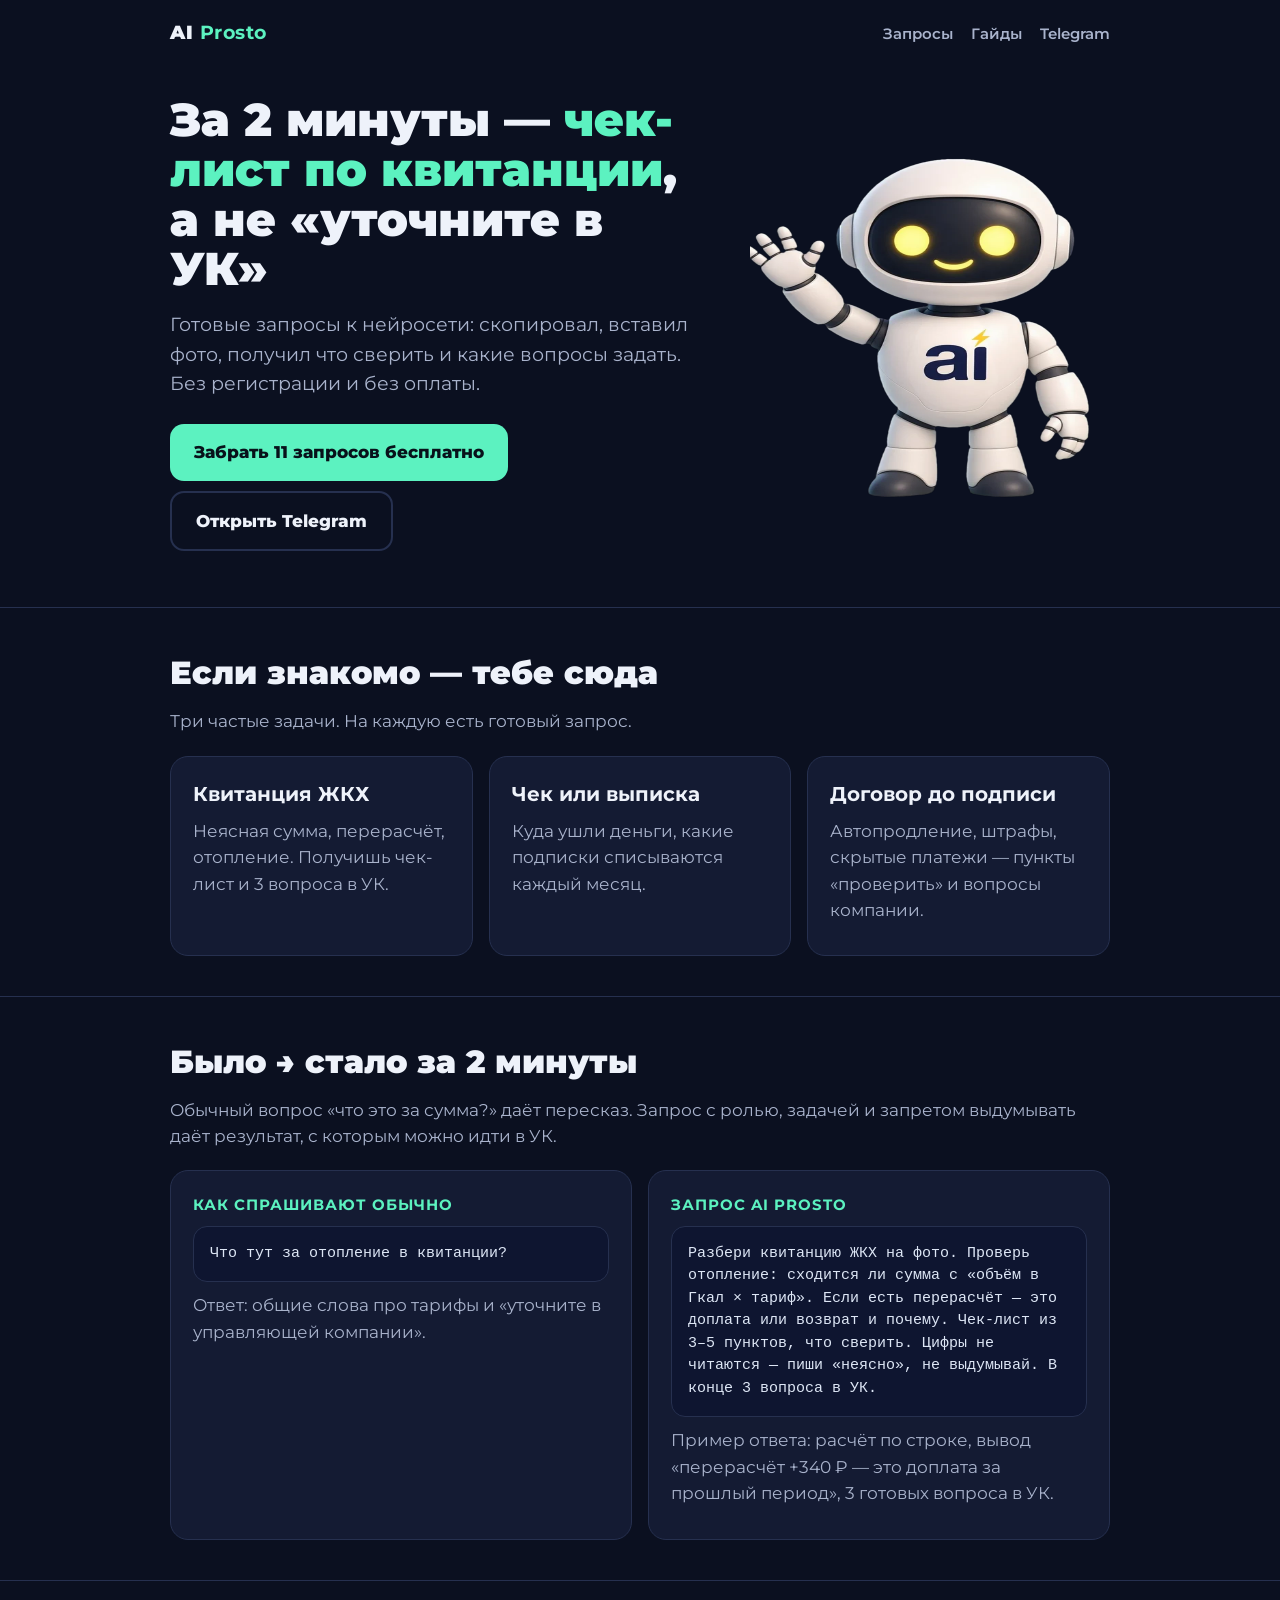
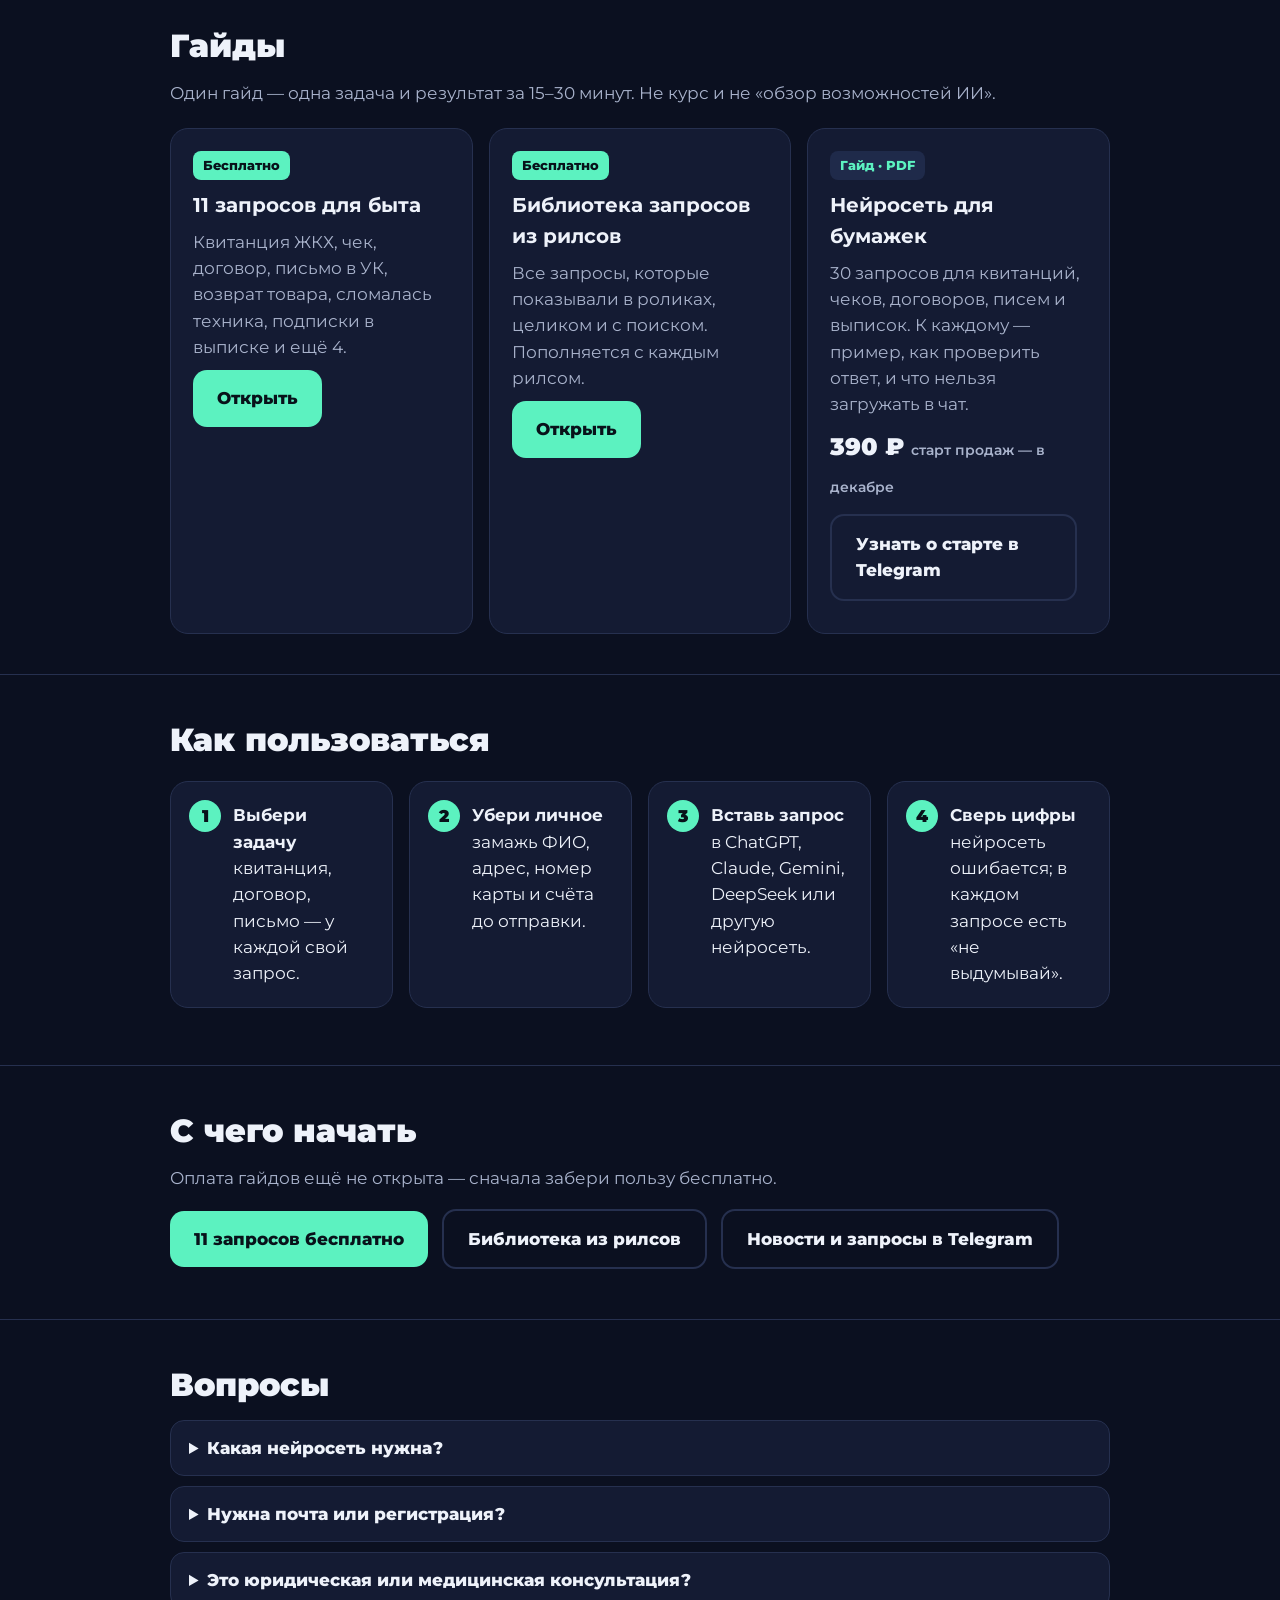
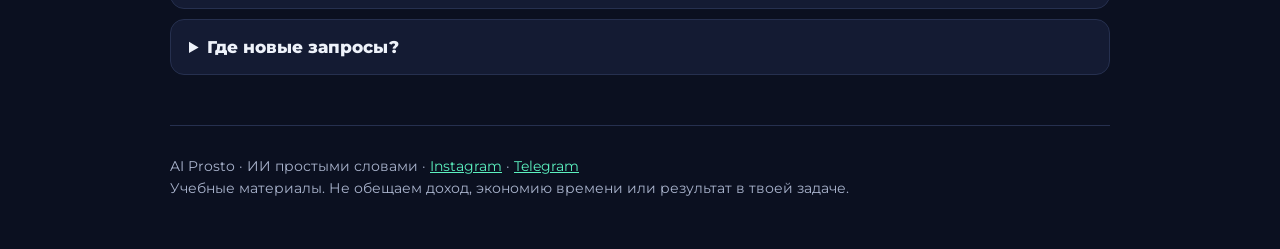
<file: docs/index.html>
<!doctype html>
<html lang="ru">
<head>
<meta charset="utf-8">
<meta name="viewport" content="width=device-width, initial-scale=1">
<title>AI Prosto — ИИ простыми словами: готовые запросы и гайды</title>
<meta name="description" content="Готовые запросы к нейросети для квитанций, чеков, договоров и писем. Скопировал, вставил, получил результат. Бесплатная шпаргалка и гайды AI Prosto.">
<meta property="og:title" content="AI Prosto — ИИ простыми словами">
<meta property="og:description" content="Готовые запросы к нейросети для быта и работы. Каждый проверен на реальном примере.">
<meta property="og:image" content="assets/robot_wave.webp">
<link rel="preconnect" href="https://fonts.googleapis.com">
<link href="https://fonts.googleapis.com/css2?family=Montserrat:wght@500;600;700;800;900&display=swap" rel="stylesheet">
<link rel="stylesheet" href="style.css">
</head>
<body>
<div class="wrap">
<header>
  <a class="logo" href="./">AI <b>Prosto</b></a>
  <nav><a href="prompts.html">Запросы</a><a href="#guides">Гайды</a><a href="https://t.me/about_ai_easy?utm_source=site&utm_medium=nav&utm_campaign=ai_prosto">Telegram</a></nav>
</header>

<div class="hero">
  <div>
    <h1>За 2 минуты — <em>чек-лист по квитанции</em>, а не «уточните в УК»</h1>
    <p class="lead">Готовые запросы к нейросети: скопировал, вставил фото, получил что сверить и какие вопросы задать. Без регистрации и без оплаты.</p>
    <a class="btn main" href="free/11-zaprosov.html">Забрать 11 запросов бесплатно</a>
    <a class="btn alt" href="https://t.me/about_ai_easy?utm_source=site&utm_medium=hero&utm_campaign=ai_prosto">Открыть Telegram</a>
  </div>
  <img src="assets/robot_wave.webp" alt="Робот AI Prosto машет рукой" width="340" height="340">
</div>
</div>

<section><div class="wrap">
  <h2>Если знакомо — тебе сюда</h2>
  <p>Три частые задачи. На каждую есть готовый запрос.</p>
  <div class="grid">
    <div class="card"><h3>Квитанция ЖКХ</h3><p>Неясная сумма, перерасчёт, отопление. Получишь чек-лист и 3 вопроса в УК.</p></div>
    <div class="card"><h3>Чек или выписка</h3><p>Куда ушли деньги, какие подписки списываются каждый месяц.</p></div>
    <div class="card"><h3>Договор до подписи</h3><p>Автопродление, штрафы, скрытые платежи — пункты «проверить» и вопросы компании.</p></div>
  </div>
</div></section>

<section><div class="wrap">
  <h2>Было → стало за 2 минуты</h2>
  <p>Обычный вопрос «что это за сумма?» даёт пересказ. Запрос с ролью, задачей и запретом выдумывать даёт результат, с которым можно идти в УК.</p>
  <div class="ba">
    <div class="card"><h3>Как спрашивают обычно</h3><pre>Что тут за отопление в квитанции?</pre><p>Ответ: общие слова про тарифы и «уточните в управляющей компании».</p></div>
    <div class="card"><h3>Запрос AI Prosto</h3><pre>Разбери квитанцию ЖКХ на фото. Проверь отопление: сходится ли сумма с «объём в Гкал × тариф». Если есть перерасчёт — это доплата или возврат и почему. Чек-лист из 3–5 пунктов, что сверить. Цифры не читаются — пиши «неясно», не выдумывай. В конце 3 вопроса в УК.</pre><p>Пример ответа: расчёт по строке, вывод «перерасчёт +340 ₽ — это доплата за прошлый период», 3 готовых вопроса в УК.</p></div>
  </div>
</div></section>

<section id="guides"><div class="wrap">
  <h2>Гайды</h2>
  <p>Один гайд — одна задача и результат за 15–30 минут. Не курс и не «обзор возможностей ИИ».</p>
  <div class="grid">
    <div class="card">
      <span class="tag free">Бесплатно</span>
      <h3>11 запросов для быта</h3>
      <p>Квитанция ЖКХ, чек, договор, письмо в УК, возврат товара, сломалась техника, подписки в выписке и ещё 4.</p>
      <a class="btn main" href="free/11-zaprosov.html">Открыть</a>
    </div>
    <div class="card">
      <span class="tag free">Бесплатно</span>
      <h3>Библиотека запросов из рилсов</h3>
      <p>Все запросы, которые показывали в роликах, целиком и с поиском. Пополняется с каждым рилсом.</p>
      <a class="btn main" href="prompts.html">Открыть</a>
    </div>
    <div class="card">
      <span class="tag">Гайд · PDF</span>
      <h3>Нейросеть для бумажек</h3>
      <p>30 запросов для квитанций, чеков, договоров, писем и выписок. К каждому — пример, как проверить ответ, и что нельзя загружать в чат.</p>
      <div class="price">390 ₽ <small>старт продаж — в декабре</small></div>
      <a class="btn alt" href="https://t.me/about_ai_easy?utm_source=site&utm_medium=guide_card&utm_campaign=ai_prosto&utm_content=guide_bumazhki">Узнать о старте в Telegram</a>
    </div>
  </div>
</div></section>

<section><div class="wrap">
  <h2>Как пользоваться</h2>
  <ol class="steps">
    <li><b>Выбери задачу</b><br>квитанция, договор, письмо — у каждой свой запрос.</li>
    <li><b>Убери личное</b><br>замажь ФИО, адрес, номер карты и счёта до отправки.</li>
    <li><b>Вставь запрос</b><br>в ChatGPT, Claude, Gemini, DeepSeek или другую нейросеть.</li>
    <li><b>Сверь цифры</b><br>нейросеть ошибается; в каждом запросе есть «не выдумывай».</li>
  </ol>
</div></section>

<section><div class="wrap">
  <h2>С чего начать</h2>
  <p>Оплата гайдов ещё не открыта — сначала забери пользу бесплатно.</p>
  <a class="btn main" href="free/11-zaprosov.html">11 запросов бесплатно</a>
  <a class="btn alt" href="prompts.html">Библиотека из рилсов</a>
  <a class="btn alt" href="https://t.me/about_ai_easy?utm_source=site&utm_medium=cta_bottom&utm_campaign=ai_prosto">Новости и запросы в Telegram</a>
</div></section>

<section><div class="wrap">
  <h2>Вопросы</h2>
  <details><summary>Какая нейросеть нужна?</summary><p>Любая, где можно прикрепить фото или вставить текст. Запросы написаны так, чтобы работать и в бесплатных версиях.</p></details>
  <details><summary>Нужна почта или регистрация?</summary><p>Нет. Бесплатные материалы открываются сразу.</p></details>
  <details><summary>Это юридическая или медицинская консультация?</summary><p>Нет. Запросы помогают понять документ и подготовить вопросы. Решение и проверка фактов — за тобой.</p></details>
  <details><summary>Где новые запросы?</summary><p>В <a href="https://t.me/about_ai_easy?utm_source=site&utm_medium=faq&utm_campaign=ai_prosto">Telegram-канале</a>: к каждому рилсу — пост с полным запросом и тем, что не влезло в ролик, плюс короткие новости ИИ.</p></details>
</div></section>

<div class="wrap">
<footer>
  AI Prosto · ИИ простыми словами · <a href="https://www.instagram.com/ai.prosto.official/">Instagram</a> · <a href="https://t.me/about_ai_easy?utm_source=site&utm_medium=footer&utm_campaign=ai_prosto">Telegram</a><br>
  Учебные материалы. Не обещаем доход, экономию времени или результат в твоей задаче.
</footer>
</div>
</body>
</html>
</file>
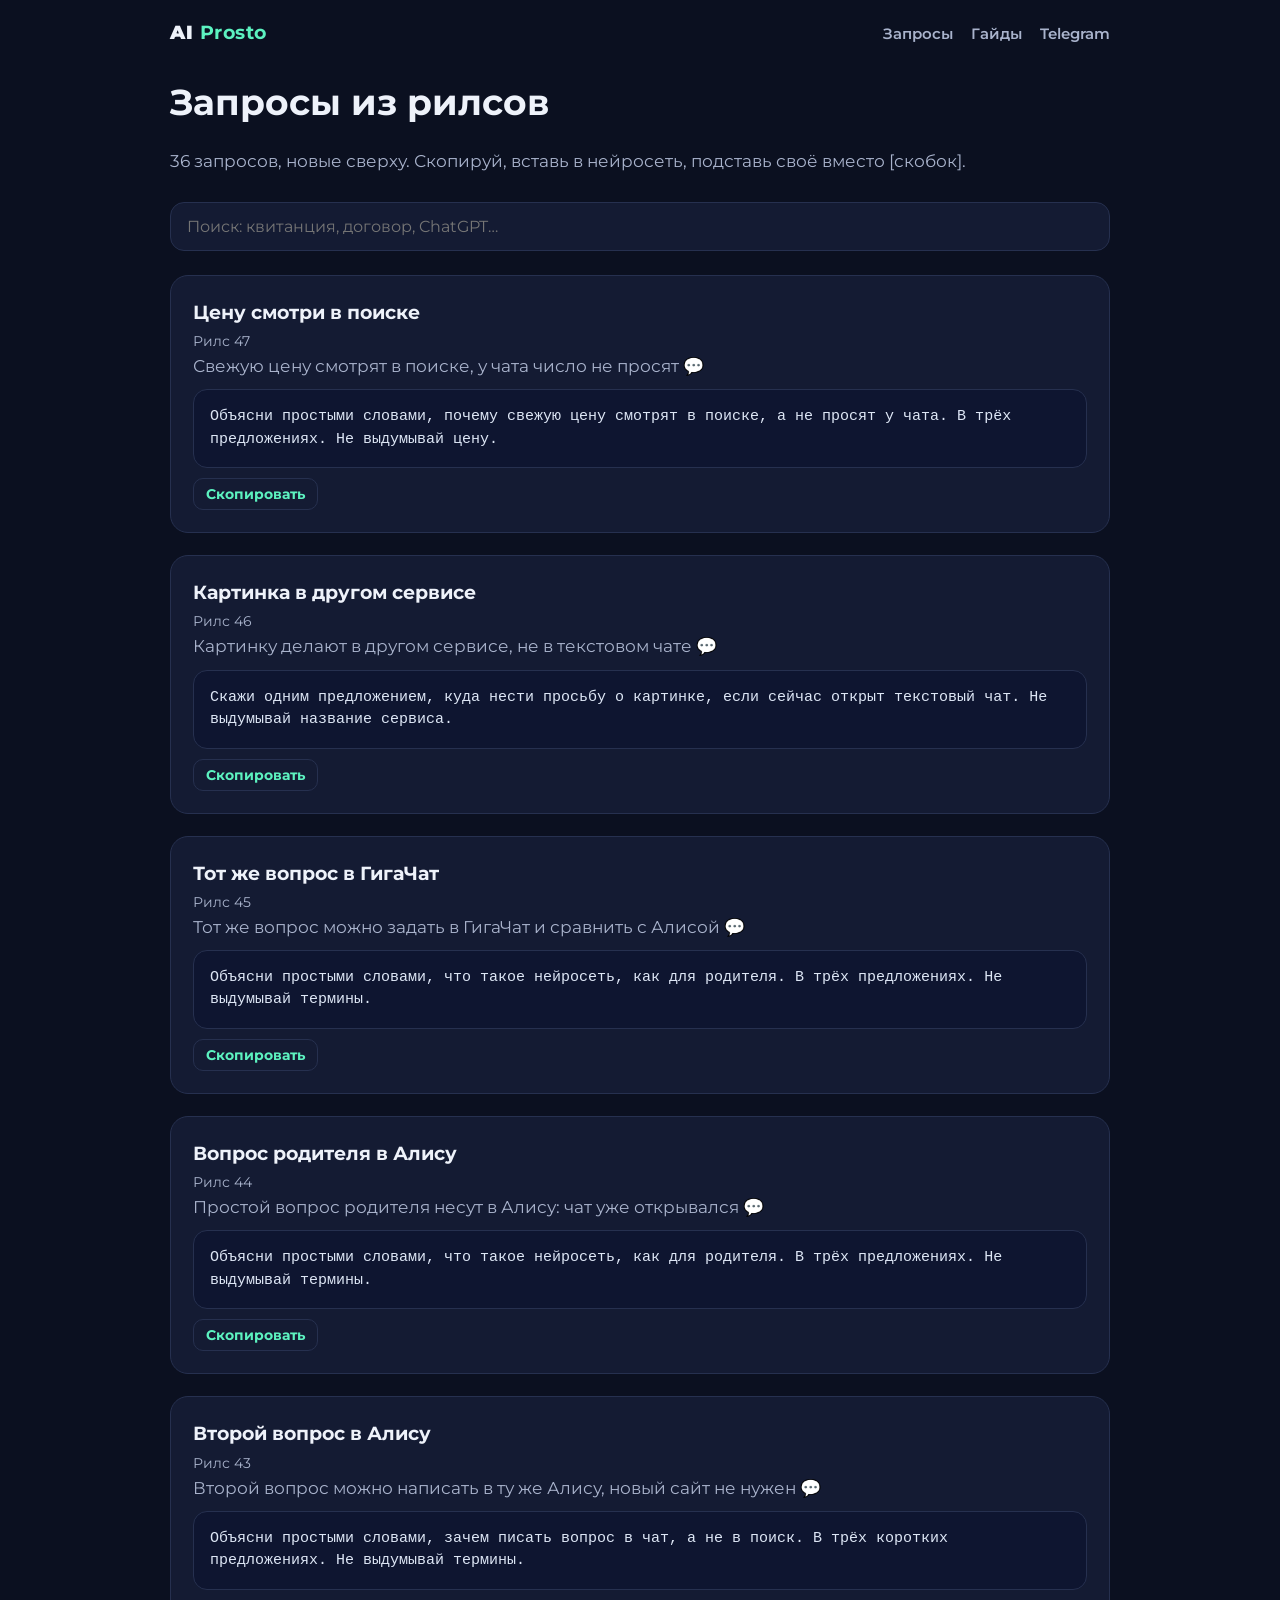
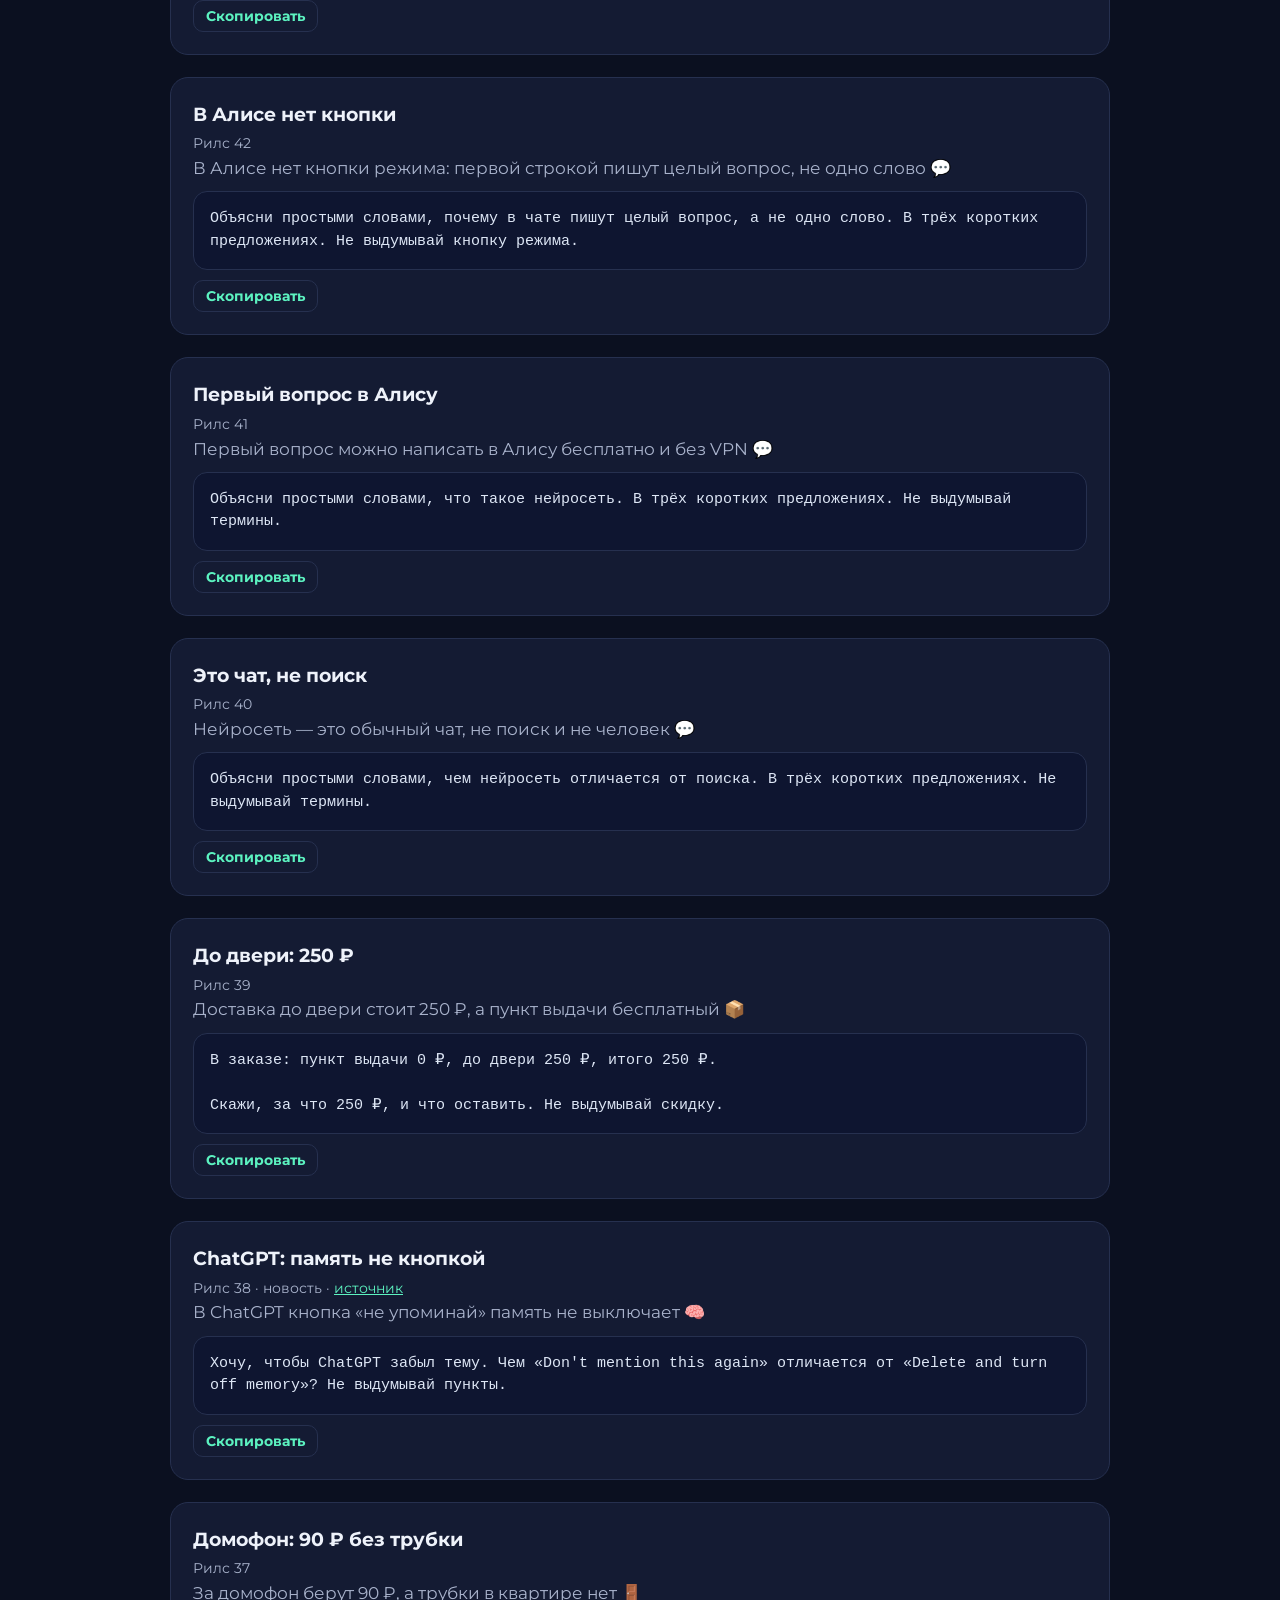
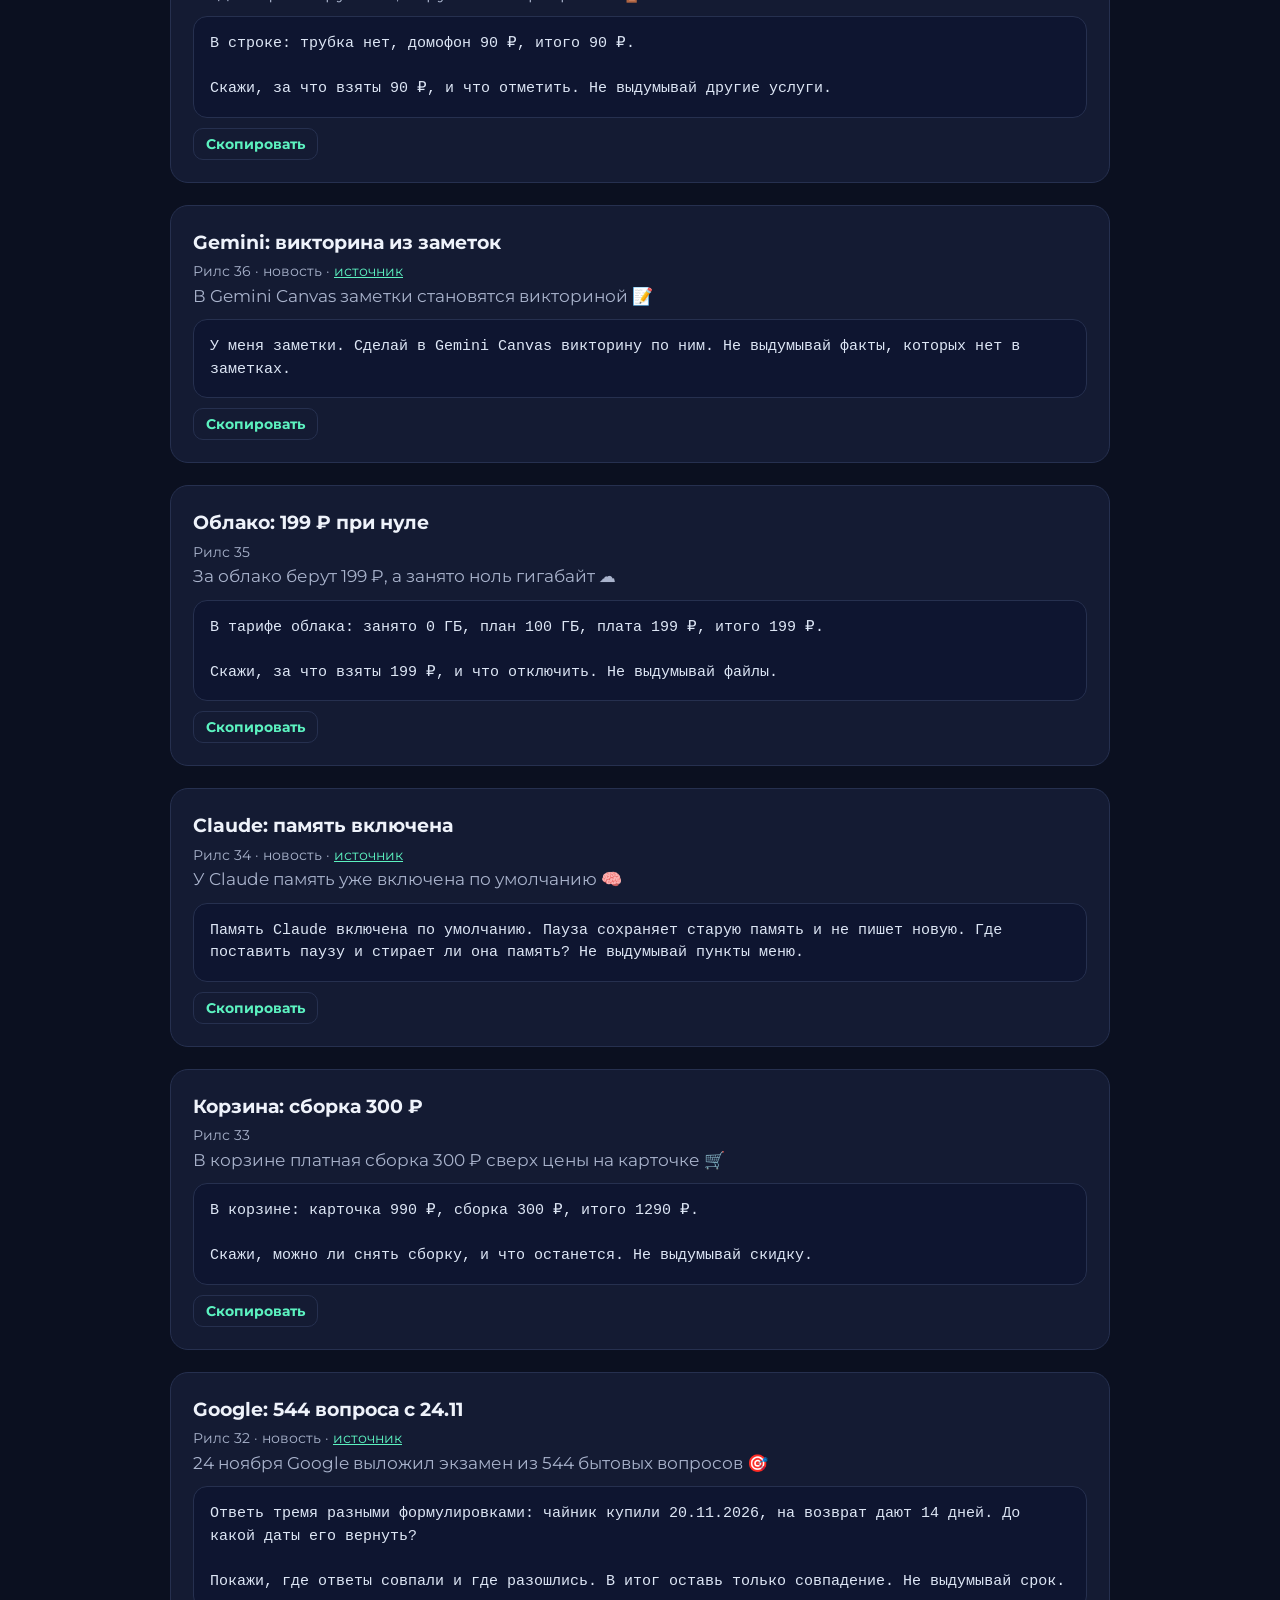
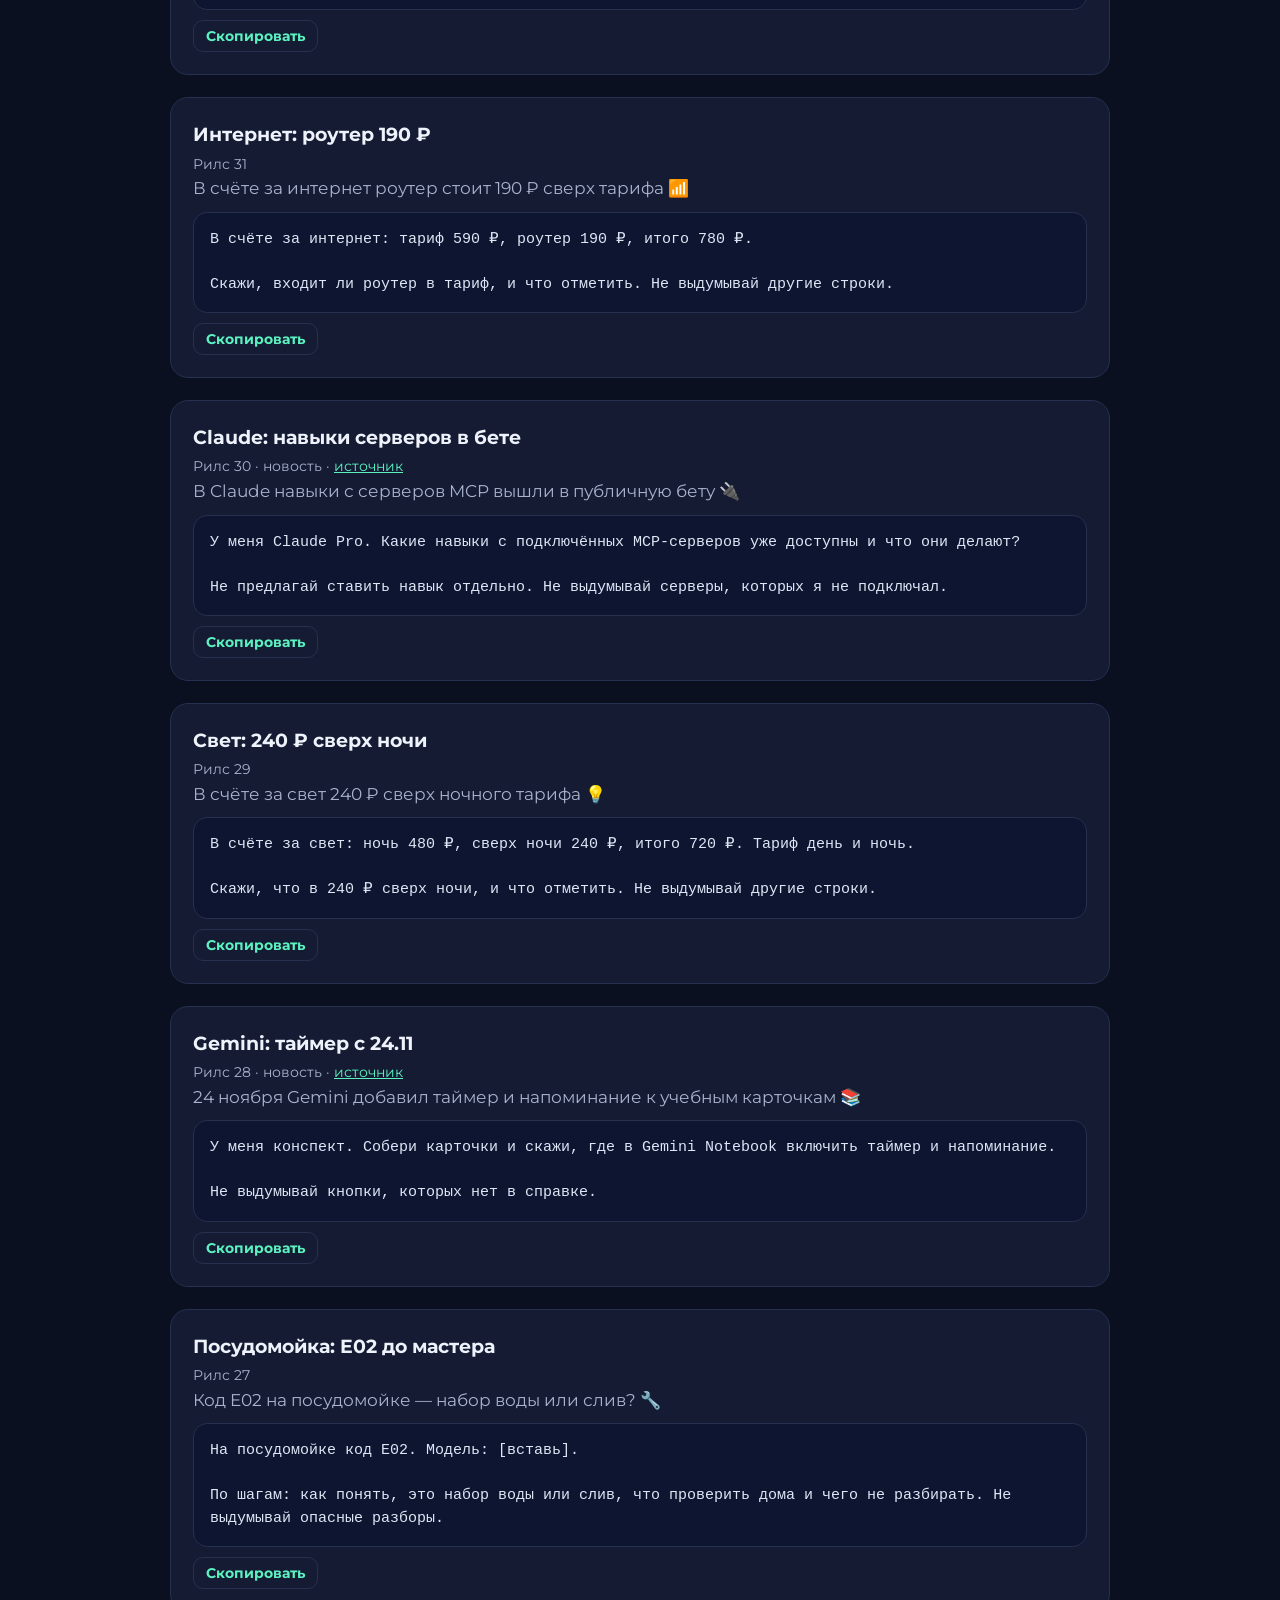
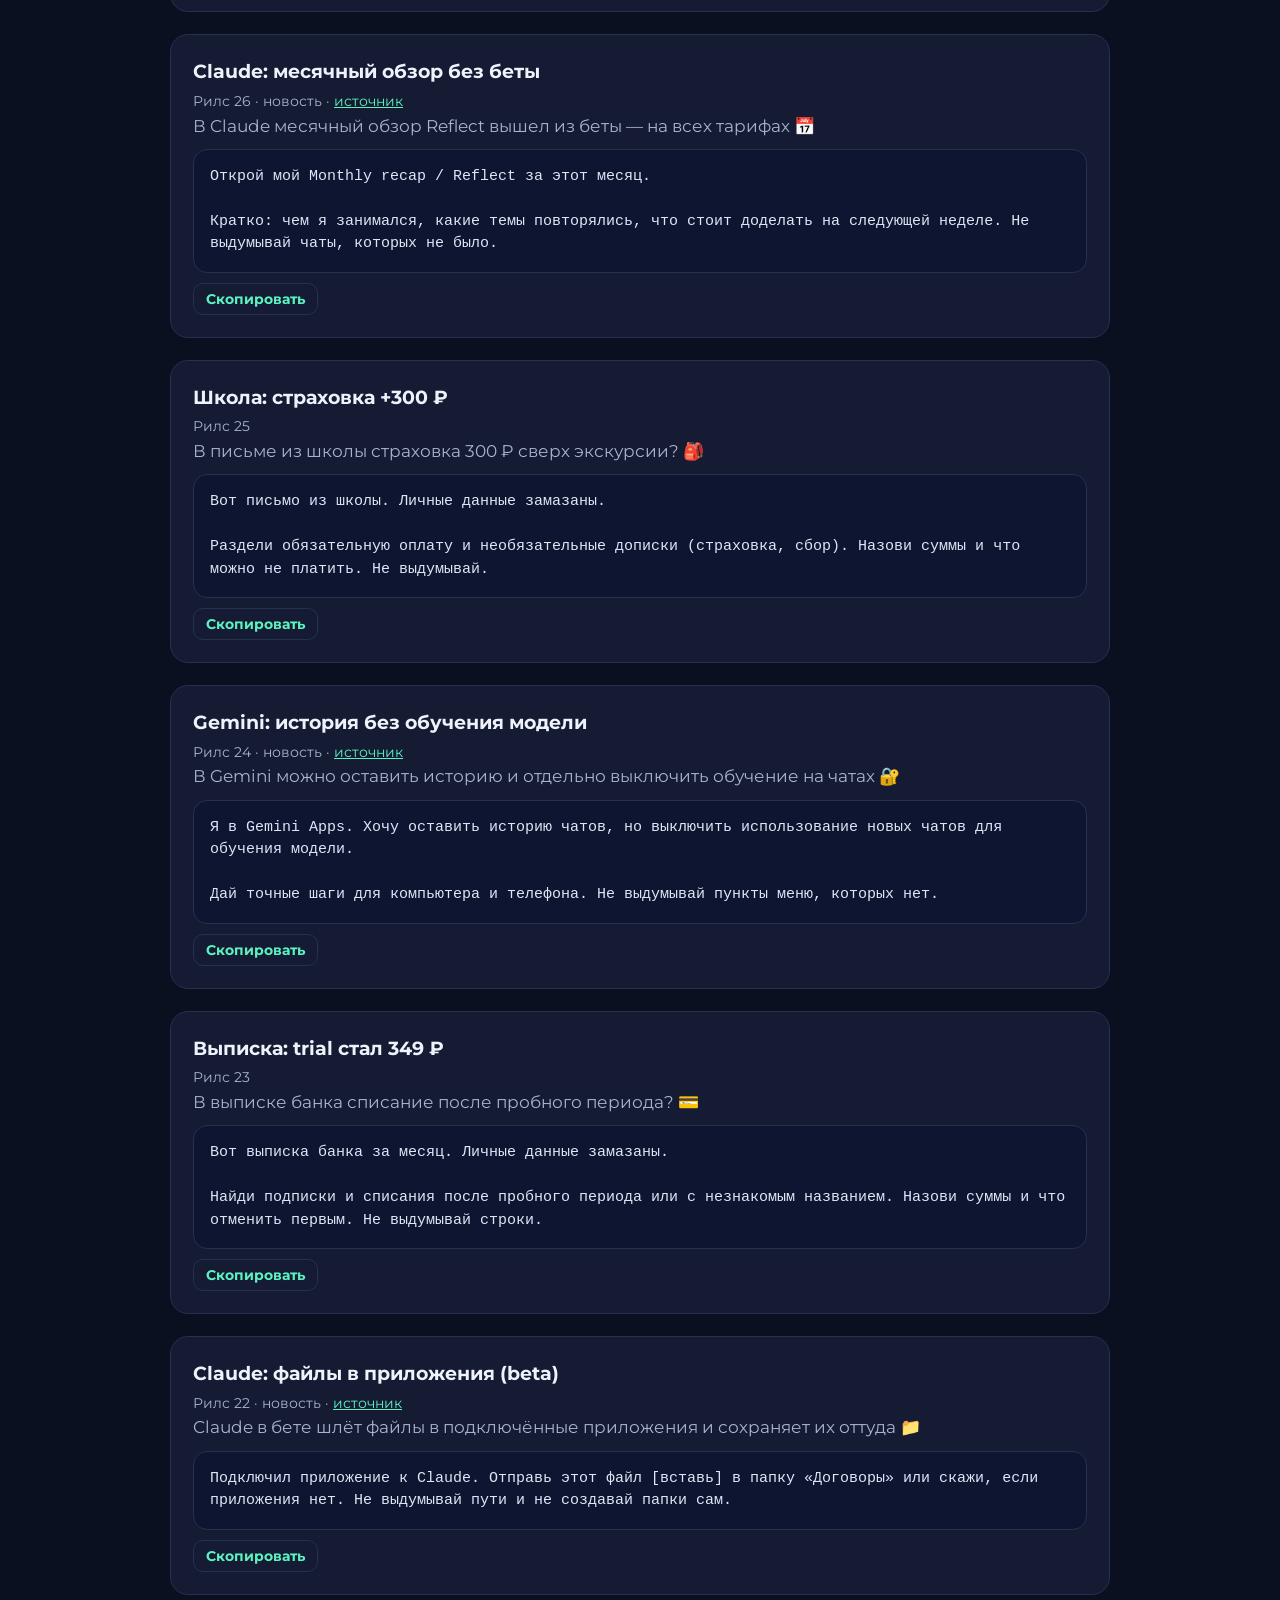
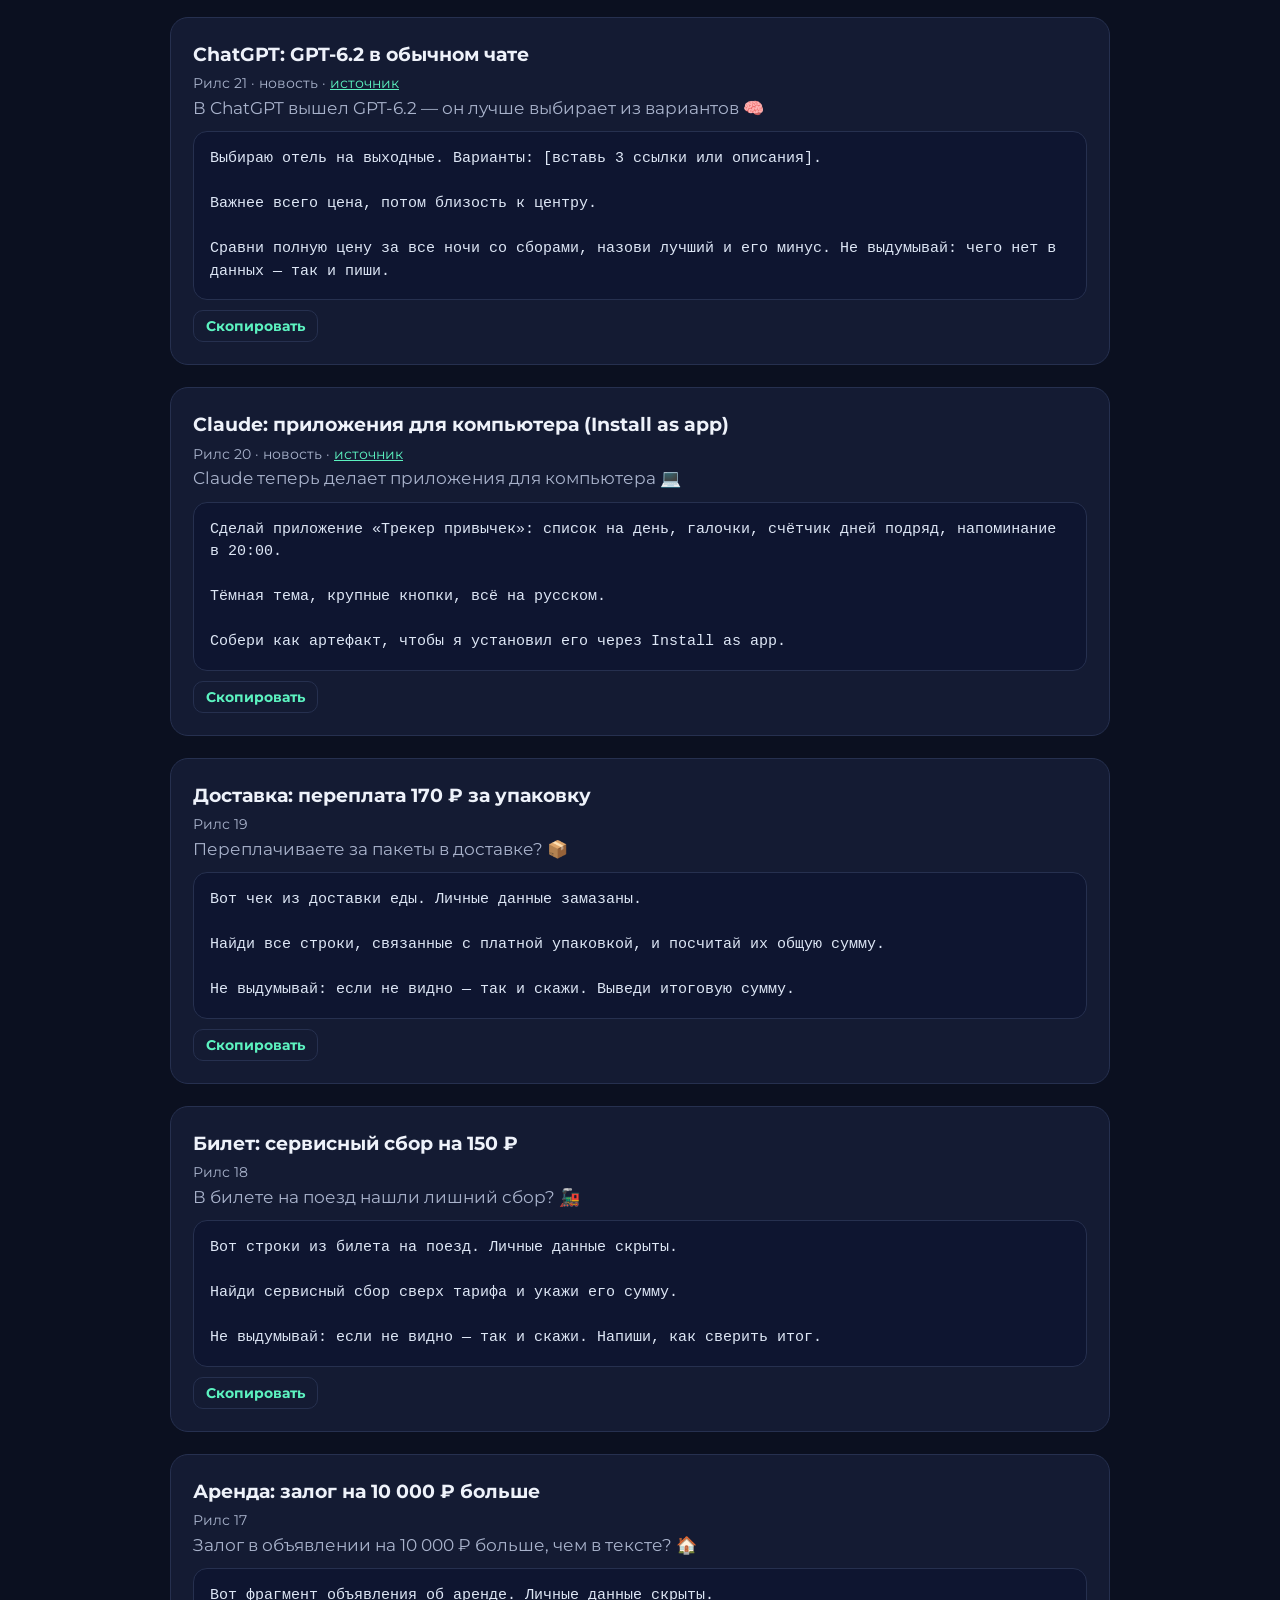
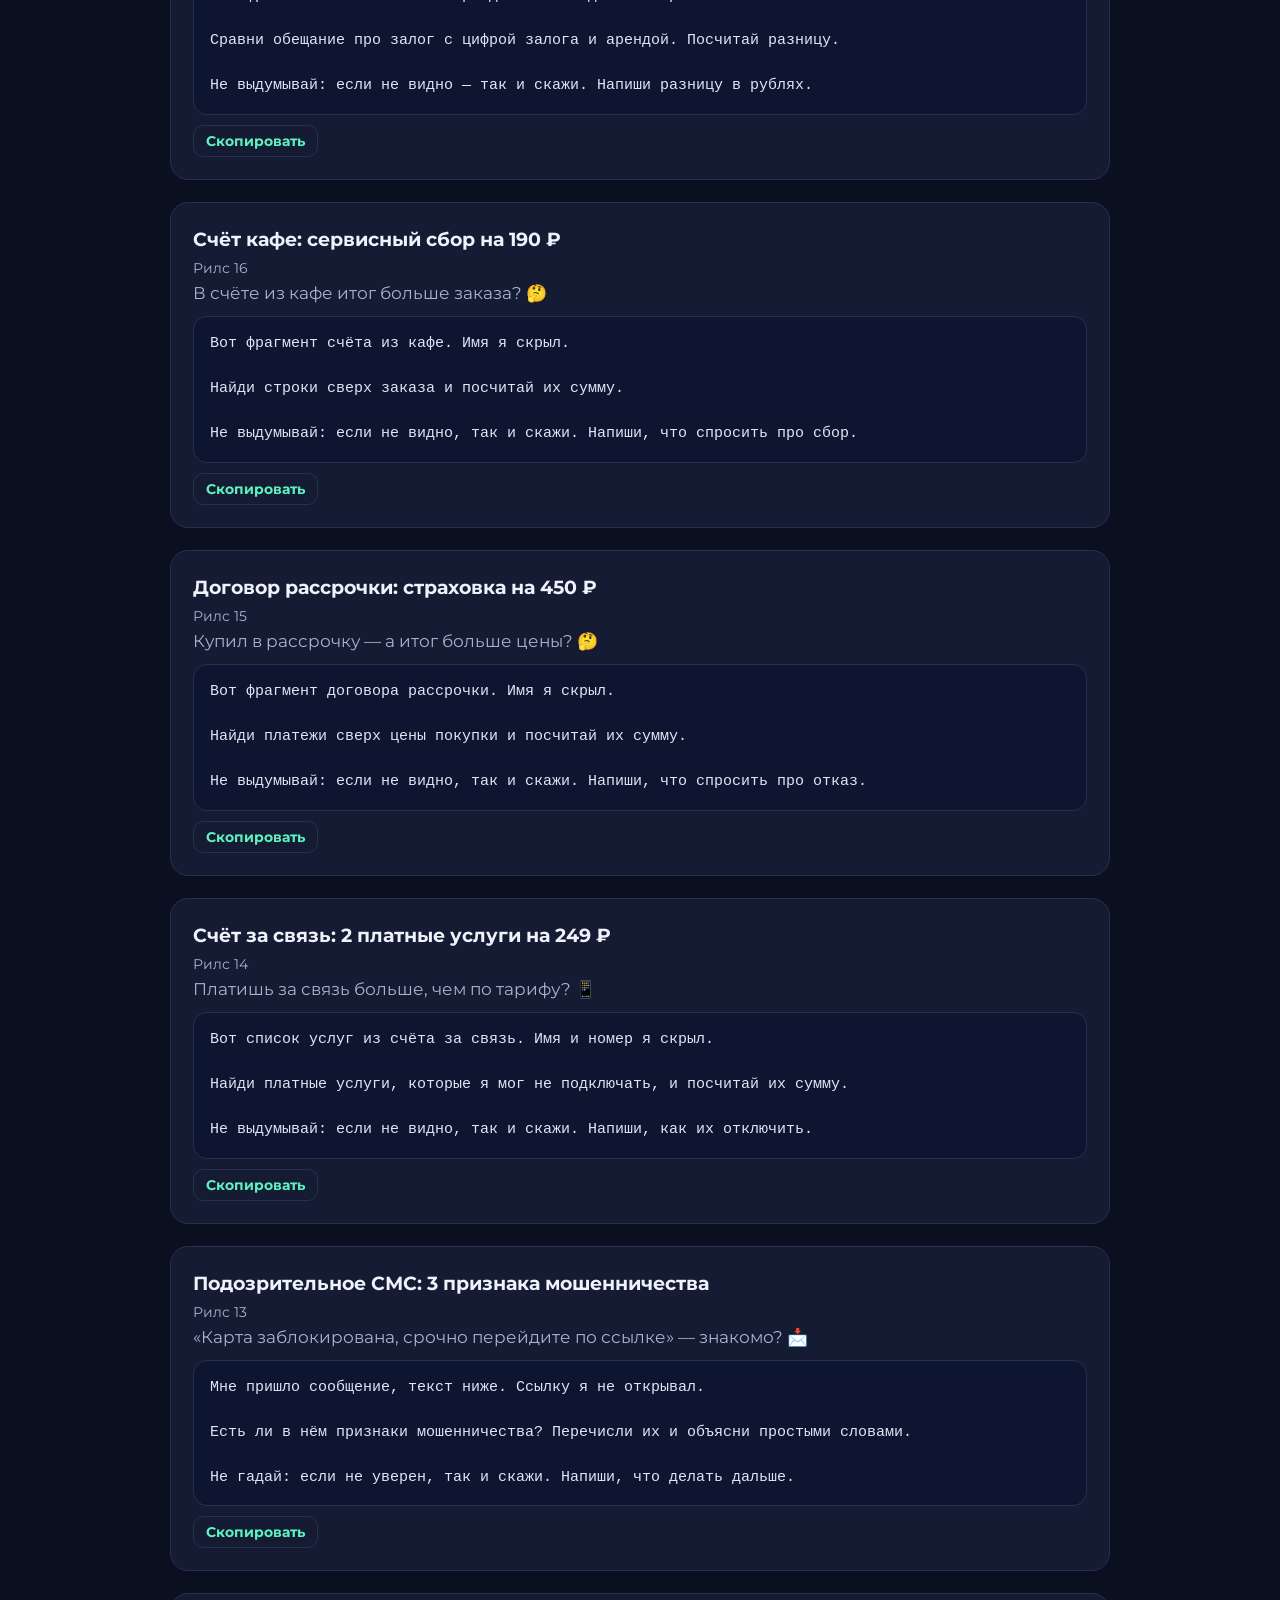
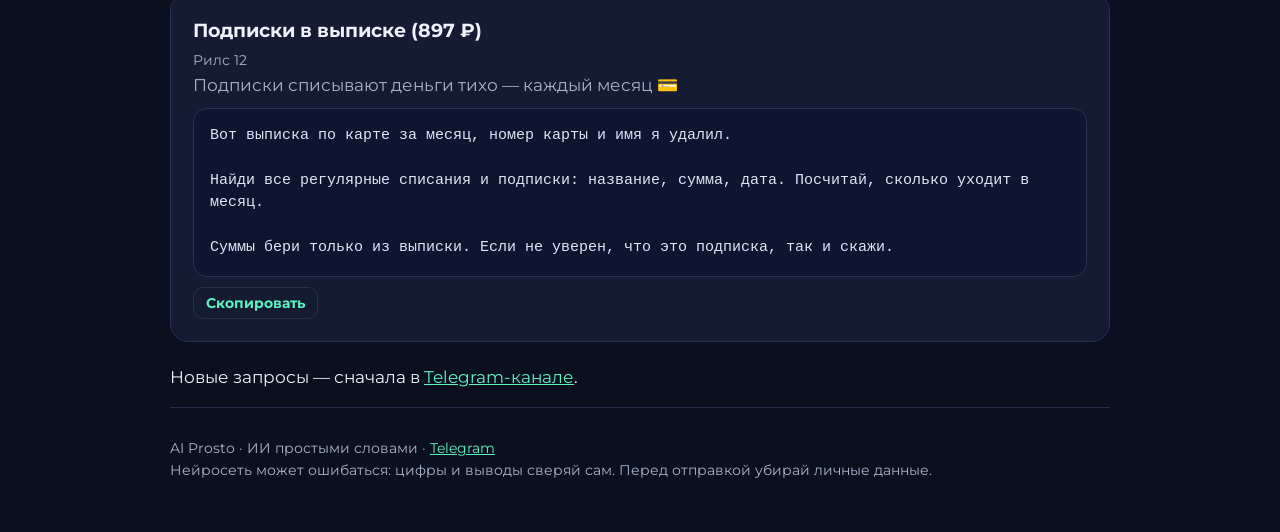
<file: docs/prompts.html>
<!doctype html>
<html lang="ru">
<head>
<meta charset="utf-8">
<meta name="viewport" content="width=device-width, initial-scale=1">
<title>Запросы из рилсов AI Prosto</title>
<meta name="description" content="Все готовые запросы к нейросети из рилсов AI Prosto: копируй и пользуйся.">
<link rel="preconnect" href="https://fonts.googleapis.com">
<link href="https://fonts.googleapis.com/css2?family=Montserrat:wght@500;600;700;800;900&display=swap" rel="stylesheet">
<link rel="stylesheet" href="style.css">
</head>
<body>
<div class="wrap">
<header>
  <a class="logo" href="./">AI <b>Prosto</b></a>
  <nav><a href="prompts.html">Запросы</a><a href="#guides">Гайды</a><a href="https://t.me/about_ai_easy?utm_source=site&utm_medium=prompts&utm_campaign=ai_prosto">Telegram</a></nav>
</header>
<h1 style="font-size:36px;margin:10px 0 6px">Запросы из рилсов</h1>
<p style="color:var(--muted)">36 запросов, новые сверху. Скопируй, вставь в нейросеть, подставь своё вместо [скобок].</p>
<input class="filter" placeholder="Поиск: квитанция, договор, ChatGPT…">
<div class="lib-item card" id="reel47"><h3>Цену смотри в поиске</h3><div class="meta">Рилс 47</div><p>Свежую цену смотрят в поиске, у чата число не просят 💬</p><div class="prompt" id="p47">Объясни простыми словами, почему свежую цену смотрят в поиске, а не просят у чата. В трёх предложениях. Не выдумывай цену.</div><button class="copy" data-for="p47">Скопировать</button></div>
<div class="lib-item card" id="reel46"><h3>Картинка в другом сервисе</h3><div class="meta">Рилс 46</div><p>Картинку делают в другом сервисе, не в текстовом чате 💬</p><div class="prompt" id="p46">Скажи одним предложением, куда нести просьбу о картинке, если сейчас открыт текстовый чат. Не выдумывай название сервиса.</div><button class="copy" data-for="p46">Скопировать</button></div>
<div class="lib-item card" id="reel45"><h3>Тот же вопрос в ГигаЧат</h3><div class="meta">Рилс 45</div><p>Тот же вопрос можно задать в ГигаЧат и сравнить с Алисой 💬</p><div class="prompt" id="p45">Объясни простыми словами, что такое нейросеть, как для родителя. В трёх предложениях. Не выдумывай термины.</div><button class="copy" data-for="p45">Скопировать</button></div>
<div class="lib-item card" id="reel44"><h3>Вопрос родителя в Алису</h3><div class="meta">Рилс 44</div><p>Простой вопрос родителя несут в Алису: чат уже открывался 💬</p><div class="prompt" id="p44">Объясни простыми словами, что такое нейросеть, как для родителя. В трёх предложениях. Не выдумывай термины.</div><button class="copy" data-for="p44">Скопировать</button></div>
<div class="lib-item card" id="reel43"><h3>Второй вопрос в Алису</h3><div class="meta">Рилс 43</div><p>Второй вопрос можно написать в ту же Алису, новый сайт не нужен 💬</p><div class="prompt" id="p43">Объясни простыми словами, зачем писать вопрос в чат, а не в поиск. В трёх коротких предложениях. Не выдумывай термины.</div><button class="copy" data-for="p43">Скопировать</button></div>
<div class="lib-item card" id="reel42"><h3>В Алисе нет кнопки</h3><div class="meta">Рилс 42</div><p>В Алисе нет кнопки режима: первой строкой пишут целый вопрос, не одно слово 💬</p><div class="prompt" id="p42">Объясни простыми словами, почему в чате пишут целый вопрос, а не одно слово. В трёх коротких предложениях. Не выдумывай кнопку режима.</div><button class="copy" data-for="p42">Скопировать</button></div>
<div class="lib-item card" id="reel41"><h3>Первый вопрос в Алису</h3><div class="meta">Рилс 41</div><p>Первый вопрос можно написать в Алису бесплатно и без VPN 💬</p><div class="prompt" id="p41">Объясни простыми словами, что такое нейросеть. В трёх коротких предложениях. Не выдумывай термины.</div><button class="copy" data-for="p41">Скопировать</button></div>
<div class="lib-item card" id="reel40"><h3>Это чат, не поиск</h3><div class="meta">Рилс 40</div><p>Нейросеть — это обычный чат, не поиск и не человек 💬</p><div class="prompt" id="p40">Объясни простыми словами, чем нейросеть отличается от поиска. В трёх коротких предложениях. Не выдумывай термины.</div><button class="copy" data-for="p40">Скопировать</button></div>
<div class="lib-item card" id="reel39"><h3>До двери: 250 ₽</h3><div class="meta">Рилс 39</div><p>Доставка до двери стоит 250 ₽, а пункт выдачи бесплатный 📦</p><div class="prompt" id="p39">В заказе: пункт выдачи 0 ₽, до двери 250 ₽, итого 250 ₽.

Скажи, за что 250 ₽, и что оставить. Не выдумывай скидку.</div><button class="copy" data-for="p39">Скопировать</button></div>
<div class="lib-item card" id="reel38"><h3>ChatGPT: память не кнопкой</h3><div class="meta">Рилс 38 · новость · <a href="https://help.openai.com/en/articles/8590148-memory-in-chatgpt">источник</a></div><p>В ChatGPT кнопка «не упоминай» память не выключает 🧠</p><div class="prompt" id="p38">Хочу, чтобы ChatGPT забыл тему. Чем «Don&#x27;t mention this again» отличается от «Delete and turn off memory»? Не выдумывай пункты.</div><button class="copy" data-for="p38">Скопировать</button></div>
<div class="lib-item card" id="reel37"><h3>Домофон: 90 ₽ без трубки</h3><div class="meta">Рилс 37</div><p>За домофон берут 90 ₽, а трубки в квартире нет 🚪</p><div class="prompt" id="p37">В строке: трубка нет, домофон 90 ₽, итого 90 ₽.

Скажи, за что взяты 90 ₽, и что отметить. Не выдумывай другие услуги.</div><button class="copy" data-for="p37">Скопировать</button></div>
<div class="lib-item card" id="reel36"><h3>Gemini: викторина из заметок</h3><div class="meta">Рилс 36 · новость · <a href="https://blog.google/innovation-and-ai/products/gemini-app/gemini-canvas-tasks/">источник</a></div><p>В Gemini Canvas заметки становятся викториной 📝</p><div class="prompt" id="p36">У меня заметки. Сделай в Gemini Canvas викторину по ним. Не выдумывай факты, которых нет в заметках.</div><button class="copy" data-for="p36">Скопировать</button></div>
<div class="lib-item card" id="reel35"><h3>Облако: 199 ₽ при нуле</h3><div class="meta">Рилс 35</div><p>За облако берут 199 ₽, а занято ноль гигабайт ☁️</p><div class="prompt" id="p35">В тарифе облака: занято 0 ГБ, план 100 ГБ, плата 199 ₽, итого 199 ₽.

Скажи, за что взяты 199 ₽, и что отключить. Не выдумывай файлы.</div><button class="copy" data-for="p35">Скопировать</button></div>
<div class="lib-item card" id="reel34"><h3>Claude: память включена</h3><div class="meta">Рилс 34 · новость · <a href="https://support.claude.com/en/articles/11817273-use-claude-s-chat-search-and-memory-to-build-on-previous-context">источник</a></div><p>У Claude память уже включена по умолчанию 🧠</p><div class="prompt" id="p34">Память Claude включена по умолчанию. Пауза сохраняет старую память и не пишет новую. Где поставить паузу и стирает ли она память? Не выдумывай пункты меню.</div><button class="copy" data-for="p34">Скопировать</button></div>
<div class="lib-item card" id="reel33"><h3>Корзина: сборка 300 ₽</h3><div class="meta">Рилс 33</div><p>В корзине платная сборка 300 ₽ сверх цены на карточке 🛒</p><div class="prompt" id="p33">В корзине: карточка 990 ₽, сборка 300 ₽, итого 1290 ₽.

Скажи, можно ли снять сборку, и что останется. Не выдумывай скидку.</div><button class="copy" data-for="p33">Скопировать</button></div>
<div class="lib-item card" id="reel32"><h3>Google: 544 вопроса с 24.11</h3><div class="meta">Рилс 32 · новость · <a href="https://blog.google/innovation-and-ai/models-and-research/google-deepmind/humanitys-first-exam/">источник</a></div><p>24 ноября Google выложил экзамен из 544 бытовых вопросов 🎯</p><div class="prompt" id="p32">Ответь тремя разными формулировками: чайник купили 20.11.2026, на возврат дают 14 дней. До какой даты его вернуть?

Покажи, где ответы совпали и где разошлись. В итог оставь только совпадение. Не выдумывай срок.</div><button class="copy" data-for="p32">Скопировать</button></div>
<div class="lib-item card" id="reel31"><h3>Интернет: роутер 190 ₽</h3><div class="meta">Рилс 31</div><p>В счёте за интернет роутер стоит 190 ₽ сверх тарифа 📶</p><div class="prompt" id="p31">В счёте за интернет: тариф 590 ₽, роутер 190 ₽, итого 780 ₽.

Скажи, входит ли роутер в тариф, и что отметить. Не выдумывай другие строки.</div><button class="copy" data-for="p31">Скопировать</button></div>
<div class="lib-item card" id="reel30"><h3>Claude: навыки серверов в бете</h3><div class="meta">Рилс 30 · новость · <a href="https://claude.com/resources/articles/skills-over-mcp-tasks-and-more">источник</a></div><p>В Claude навыки с серверов MCP вышли в публичную бету 🔌</p><div class="prompt" id="p30">У меня Claude Pro. Какие навыки с подключённых MCP-серверов уже доступны и что они делают?

Не предлагай ставить навык отдельно. Не выдумывай серверы, которых я не подключал.</div><button class="copy" data-for="p30">Скопировать</button></div>
<div class="lib-item card" id="reel29"><h3>Свет: 240 ₽ сверх ночи</h3><div class="meta">Рилс 29</div><p>В счёте за свет 240 ₽ сверх ночного тарифа 💡</p><div class="prompt" id="p29">В счёте за свет: ночь 480 ₽, сверх ночи 240 ₽, итого 720 ₽. Тариф день и ночь.

Скажи, что в 240 ₽ сверх ночи, и что отметить. Не выдумывай другие строки.</div><button class="copy" data-for="p29">Скопировать</button></div>
<div class="lib-item card" id="reel28"><h3>Gemini: таймер с 24.11</h3><div class="meta">Рилс 28 · новость · <a href="https://workspaceupdates.googleblog.com/2026/11/new-study-enhancements-for-flashcards-in-Gemini-Notebook.html">источник</a></div><p>24 ноября Gemini добавил таймер и напоминание к учебным карточкам 📚</p><div class="prompt" id="p28">У меня конспект. Собери карточки и скажи, где в Gemini Notebook включить таймер и напоминание.

Не выдумывай кнопки, которых нет в справке.</div><button class="copy" data-for="p28">Скопировать</button></div>
<div class="lib-item card" id="reel27"><h3>Посудомойка: E02 до мастера</h3><div class="meta">Рилс 27</div><p>Код E02 на посудомойке — набор воды или слив? 🔧</p><div class="prompt" id="p27">На посудомойке код E02. Модель: [вставь].

По шагам: как понять, это набор воды или слив, что проверить дома и чего не разбирать. Не выдумывай опасные разборы.</div><button class="copy" data-for="p27">Скопировать</button></div>
<div class="lib-item card" id="reel26"><h3>Claude: месячный обзор без беты</h3><div class="meta">Рилс 26 · новость · <a href="https://support.claude.com/en/articles/12138966-release-notes">источник</a></div><p>В Claude месячный обзор Reflect вышел из беты — на всех тарифах 📅</p><div class="prompt" id="p26">Открой мой Monthly recap / Reflect за этот месяц.

Кратко: чем я занимался, какие темы повторялись, что стоит доделать на следующей неделе. Не выдумывай чаты, которых не было.</div><button class="copy" data-for="p26">Скопировать</button></div>
<div class="lib-item card" id="reel25"><h3>Школа: страховка +300 ₽</h3><div class="meta">Рилс 25</div><p>В письме из школы страховка 300 ₽ сверх экскурсии? 🎒</p><div class="prompt" id="p25">Вот письмо из школы. Личные данные замазаны.

Раздели обязательную оплату и необязательные дописки (страховка, сбор). Назови суммы и что можно не платить. Не выдумывай.</div><button class="copy" data-for="p25">Скопировать</button></div>
<div class="lib-item card" id="reel24"><h3>Gemini: история без обучения модели</h3><div class="meta">Рилс 24 · новость · <a href="https://support.google.com/gemini/answer/13594961?hl=en">источник</a></div><p>В Gemini можно оставить историю и отдельно выключить обучение на чатах 🔐</p><div class="prompt" id="p24">Я в Gemini Apps. Хочу оставить историю чатов, но выключить использование новых чатов для обучения модели.

Дай точные шаги для компьютера и телефона. Не выдумывай пункты меню, которых нет.</div><button class="copy" data-for="p24">Скопировать</button></div>
<div class="lib-item card" id="reel23"><h3>Выписка: trial стал 349 ₽</h3><div class="meta">Рилс 23</div><p>В выписке банка списание после пробного периода? 💳</p><div class="prompt" id="p23">Вот выписка банка за месяц. Личные данные замазаны.

Найди подписки и списания после пробного периода или с незнакомым названием. Назови суммы и что отменить первым. Не выдумывай строки.</div><button class="copy" data-for="p23">Скопировать</button></div>
<div class="lib-item card" id="reel22"><h3>Claude: файлы в приложения (beta)</h3><div class="meta">Рилс 22 · новость · <a href="https://support.claude.com/en/articles/18534325-send-files-to-connected-apps-and-save-files-from-them">источник</a></div><p>Claude в бете шлёт файлы в подключённые приложения и сохраняет их оттуда 📁</p><div class="prompt" id="p22">Подключил приложение к Claude. Отправь этот файл [вставь] в папку «Договоры» или скажи, если приложения нет. Не выдумывай пути и не создавай папки сам.</div><button class="copy" data-for="p22">Скопировать</button></div>
<div class="lib-item card" id="reel21"><h3>ChatGPT: GPT-6.2 в обычном чате</h3><div class="meta">Рилс 21 · новость · <a href="https://help.openai.com/en/articles/6825453-chatgpt-release-notes">источник</a></div><p>В ChatGPT вышел GPT-6.2 — он лучше выбирает из вариантов 🧠</p><div class="prompt" id="p21">Выбираю отель на выходные. Варианты: [вставь 3 ссылки или описания].

Важнее всего цена, потом близость к центру.

Сравни полную цену за все ночи со сборами, назови лучший и его минус. Не выдумывай: чего нет в данных — так и пиши.</div><button class="copy" data-for="p21">Скопировать</button></div>
<div class="lib-item card" id="reel20"><h3>Claude: приложения для компьютера (Install as app)</h3><div class="meta">Рилс 20 · новость · <a href="https://claude.com/resources/articles/install-as-app">источник</a></div><p>Claude теперь делает приложения для компьютера 💻</p><div class="prompt" id="p20">Сделай приложение «Трекер привычек»: список на день, галочки, счётчик дней подряд, напоминание в 20:00.

Тёмная тема, крупные кнопки, всё на русском.

Собери как артефакт, чтобы я установил его через Install as app.</div><button class="copy" data-for="p20">Скопировать</button></div>
<div class="lib-item card" id="reel19"><h3>Доставка: переплата 170 ₽ за упаковку</h3><div class="meta">Рилс 19</div><p>Переплачиваете за пакеты в доставке? 📦</p><div class="prompt" id="p19">Вот чек из доставки еды. Личные данные замазаны.

Найди все строки, связанные с платной упаковкой, и посчитай их общую сумму.

Не выдумывай: если не видно — так и скажи. Выведи итоговую сумму.</div><button class="copy" data-for="p19">Скопировать</button></div>
<div class="lib-item card" id="reel18"><h3>Билет: сервисный сбор на 150 ₽</h3><div class="meta">Рилс 18</div><p>В билете на поезд нашли лишний сбор? 🚂</p><div class="prompt" id="p18">Вот строки из билета на поезд. Личные данные скрыты.

Найди сервисный сбор сверх тарифа и укажи его сумму.

Не выдумывай: если не видно — так и скажи. Напиши, как сверить итог.</div><button class="copy" data-for="p18">Скопировать</button></div>
<div class="lib-item card" id="reel17"><h3>Аренда: залог на 10 000 ₽ больше</h3><div class="meta">Рилс 17</div><p>Залог в объявлении на 10 000 ₽ больше, чем в тексте? 🏠</p><div class="prompt" id="p17">Вот фрагмент объявления об аренде. Личные данные скрыты.

Сравни обещание про залог с цифрой залога и арендой. Посчитай разницу.

Не выдумывай: если не видно — так и скажи. Напиши разницу в рублях.</div><button class="copy" data-for="p17">Скопировать</button></div>
<div class="lib-item card" id="reel16"><h3>Счёт кафе: сервисный сбор на 190 ₽</h3><div class="meta">Рилс 16</div><p>В счёте из кафе итог больше заказа? 🤔</p><div class="prompt" id="p16">Вот фрагмент счёта из кафе. Имя я скрыл.

Найди строки сверх заказа и посчитай их сумму.

Не выдумывай: если не видно, так и скажи. Напиши, что спросить про сбор.</div><button class="copy" data-for="p16">Скопировать</button></div>
<div class="lib-item card" id="reel15"><h3>Договор рассрочки: страховка на 450 ₽</h3><div class="meta">Рилс 15</div><p>Купил в рассрочку — а итог больше цены? 🤔</p><div class="prompt" id="p15">Вот фрагмент договора рассрочки. Имя я скрыл.

Найди платежи сверх цены покупки и посчитай их сумму.

Не выдумывай: если не видно, так и скажи. Напиши, что спросить про отказ.</div><button class="copy" data-for="p15">Скопировать</button></div>
<div class="lib-item card" id="reel14"><h3>Счёт за связь: 2 платные услуги на 249 ₽</h3><div class="meta">Рилс 14</div><p>Платишь за связь больше, чем по тарифу? 📱</p><div class="prompt" id="p14">Вот список услуг из счёта за связь. Имя и номер я скрыл.

Найди платные услуги, которые я мог не подключать, и посчитай их сумму.

Не выдумывай: если не видно, так и скажи. Напиши, как их отключить.</div><button class="copy" data-for="p14">Скопировать</button></div>
<div class="lib-item card" id="reel13"><h3>Подозрительное СМС: 3 признака мошенничества</h3><div class="meta">Рилс 13</div><p>«Карта заблокирована, срочно перейдите по ссылке» — знакомо? 📩</p><div class="prompt" id="p13">Мне пришло сообщение, текст ниже. Ссылку я не открывал.

Есть ли в нём признаки мошенничества? Перечисли их и объясни простыми словами.

Не гадай: если не уверен, так и скажи. Напиши, что делать дальше.</div><button class="copy" data-for="p13">Скопировать</button></div>
<div class="lib-item card" id="reel12"><h3>Подписки в выписке (897 ₽)</h3><div class="meta">Рилс 12</div><p>Подписки списывают деньги тихо — каждый месяц 💳</p><div class="prompt" id="p12">Вот выписка по карте за месяц, номер карты и имя я удалил.

Найди все регулярные списания и подписки: название, сумма, дата. Посчитай, сколько уходит в месяц.

Суммы бери только из выписки. Если не уверен, что это подписка, так и скажи.</div><button class="copy" data-for="p12">Скопировать</button></div>
<p>Новые запросы — сначала в <a href="https://t.me/about_ai_easy?utm_source=site&utm_medium=prompts&utm_campaign=ai_prosto">Telegram-канале</a>.</p><footer>
  AI Prosto · ИИ простыми словами · <a href="https://t.me/about_ai_easy?utm_source=site&utm_medium=prompts&utm_campaign=ai_prosto">Telegram</a><br>
  Нейросеть может ошибаться: цифры и выводы сверяй сам. Перед отправкой убирай личные данные.
</footer>
</div>
<script>
for (const b of document.querySelectorAll('.copy')) b.onclick = () => {
  navigator.clipboard.writeText(document.getElementById(b.dataset.for).innerText);
  b.textContent = 'Скопировано'; setTimeout(() => b.textContent = 'Скопировать', 1500);
};
const f = document.querySelector('.filter');
if (f) f.oninput = () => { const q = f.value.toLowerCase();
  for (const it of document.querySelectorAll('.lib-item')) it.style.display = it.innerText.toLowerCase().includes(q) ? '' : 'none'; };
</script>
</body>
</html>
</file>
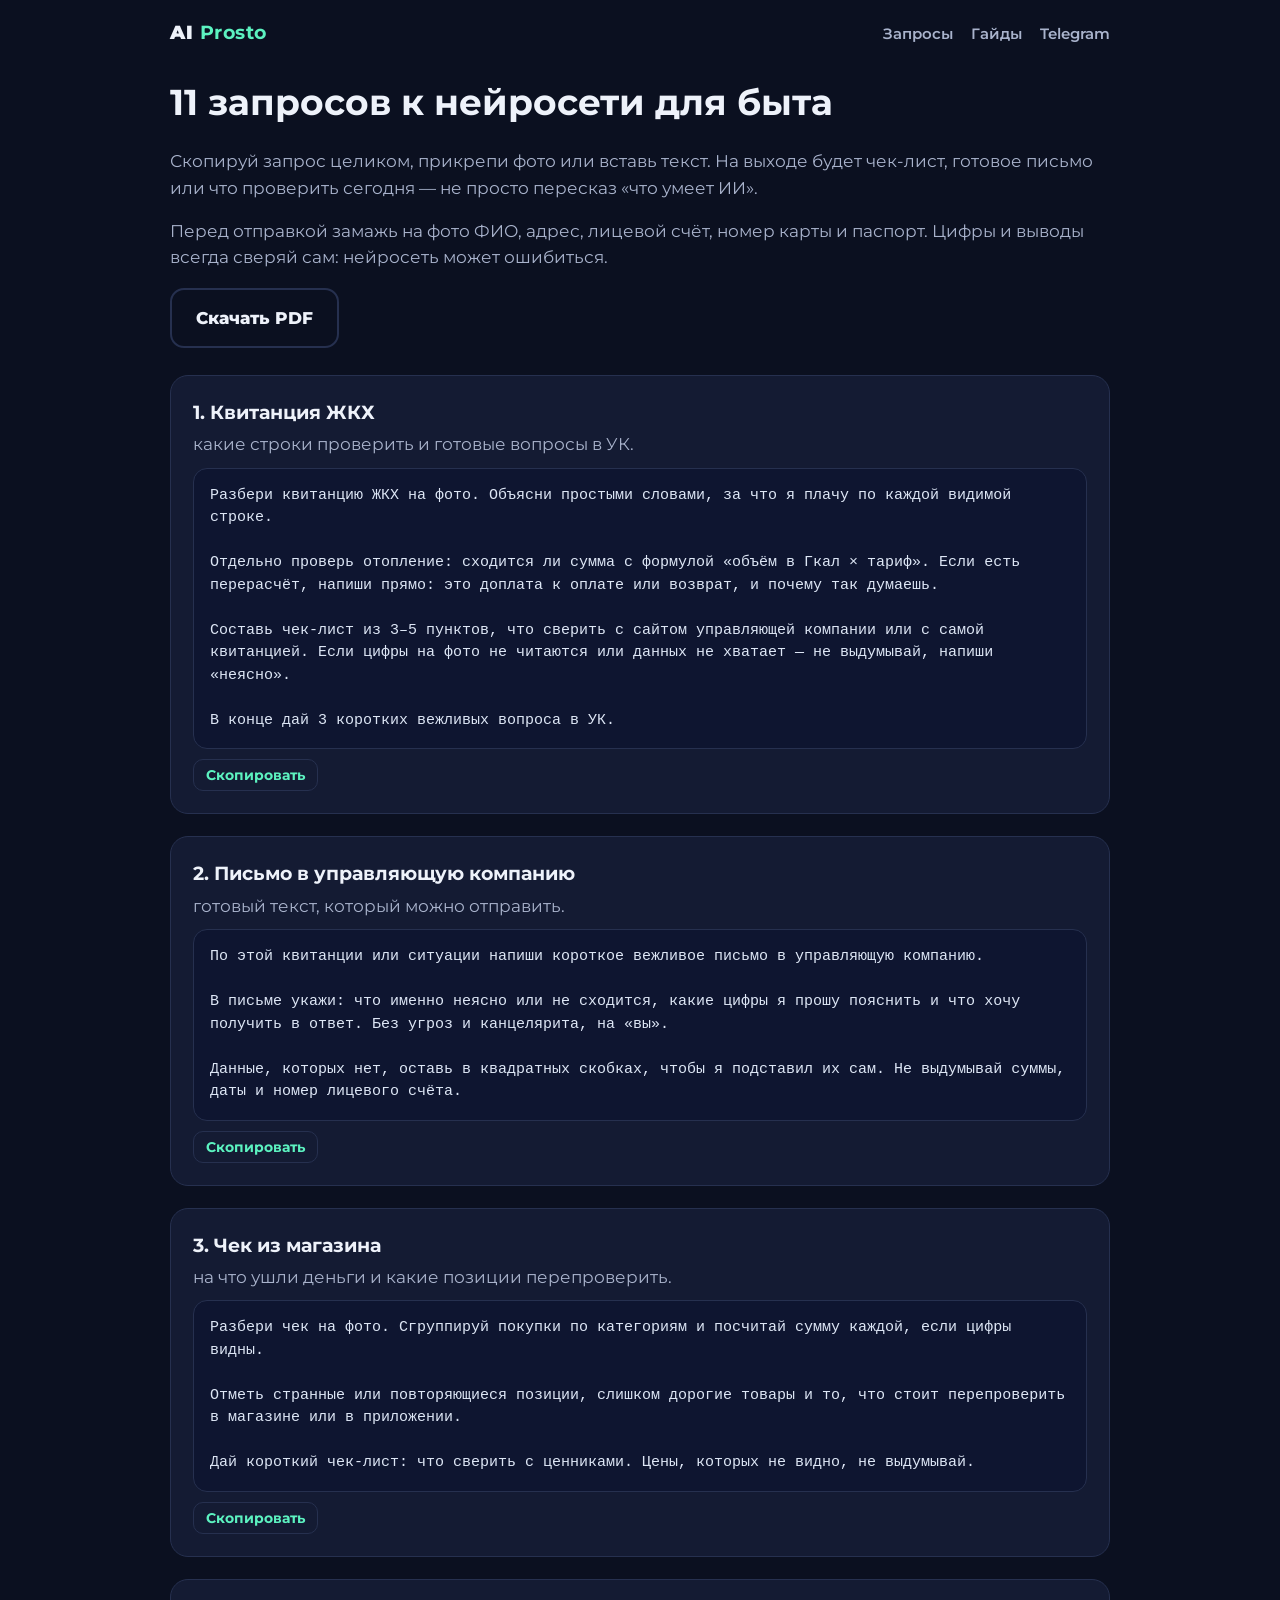
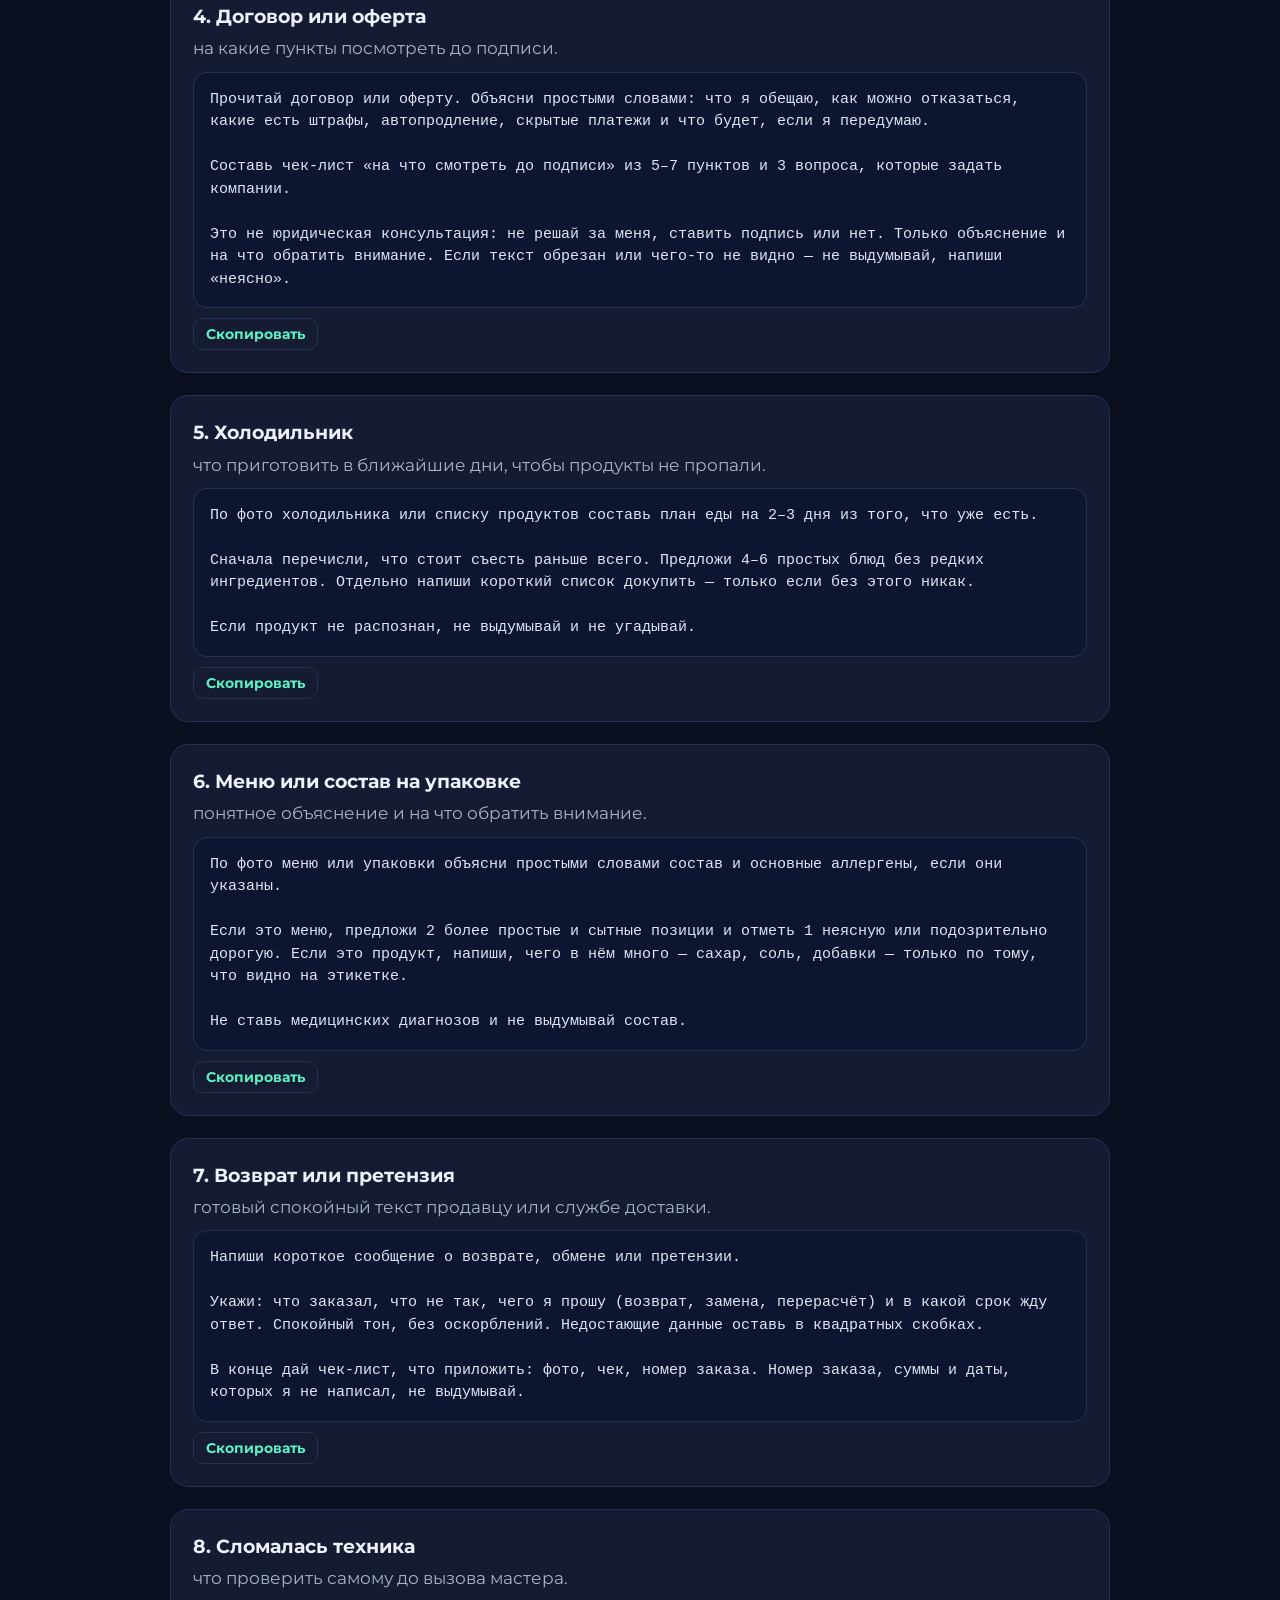
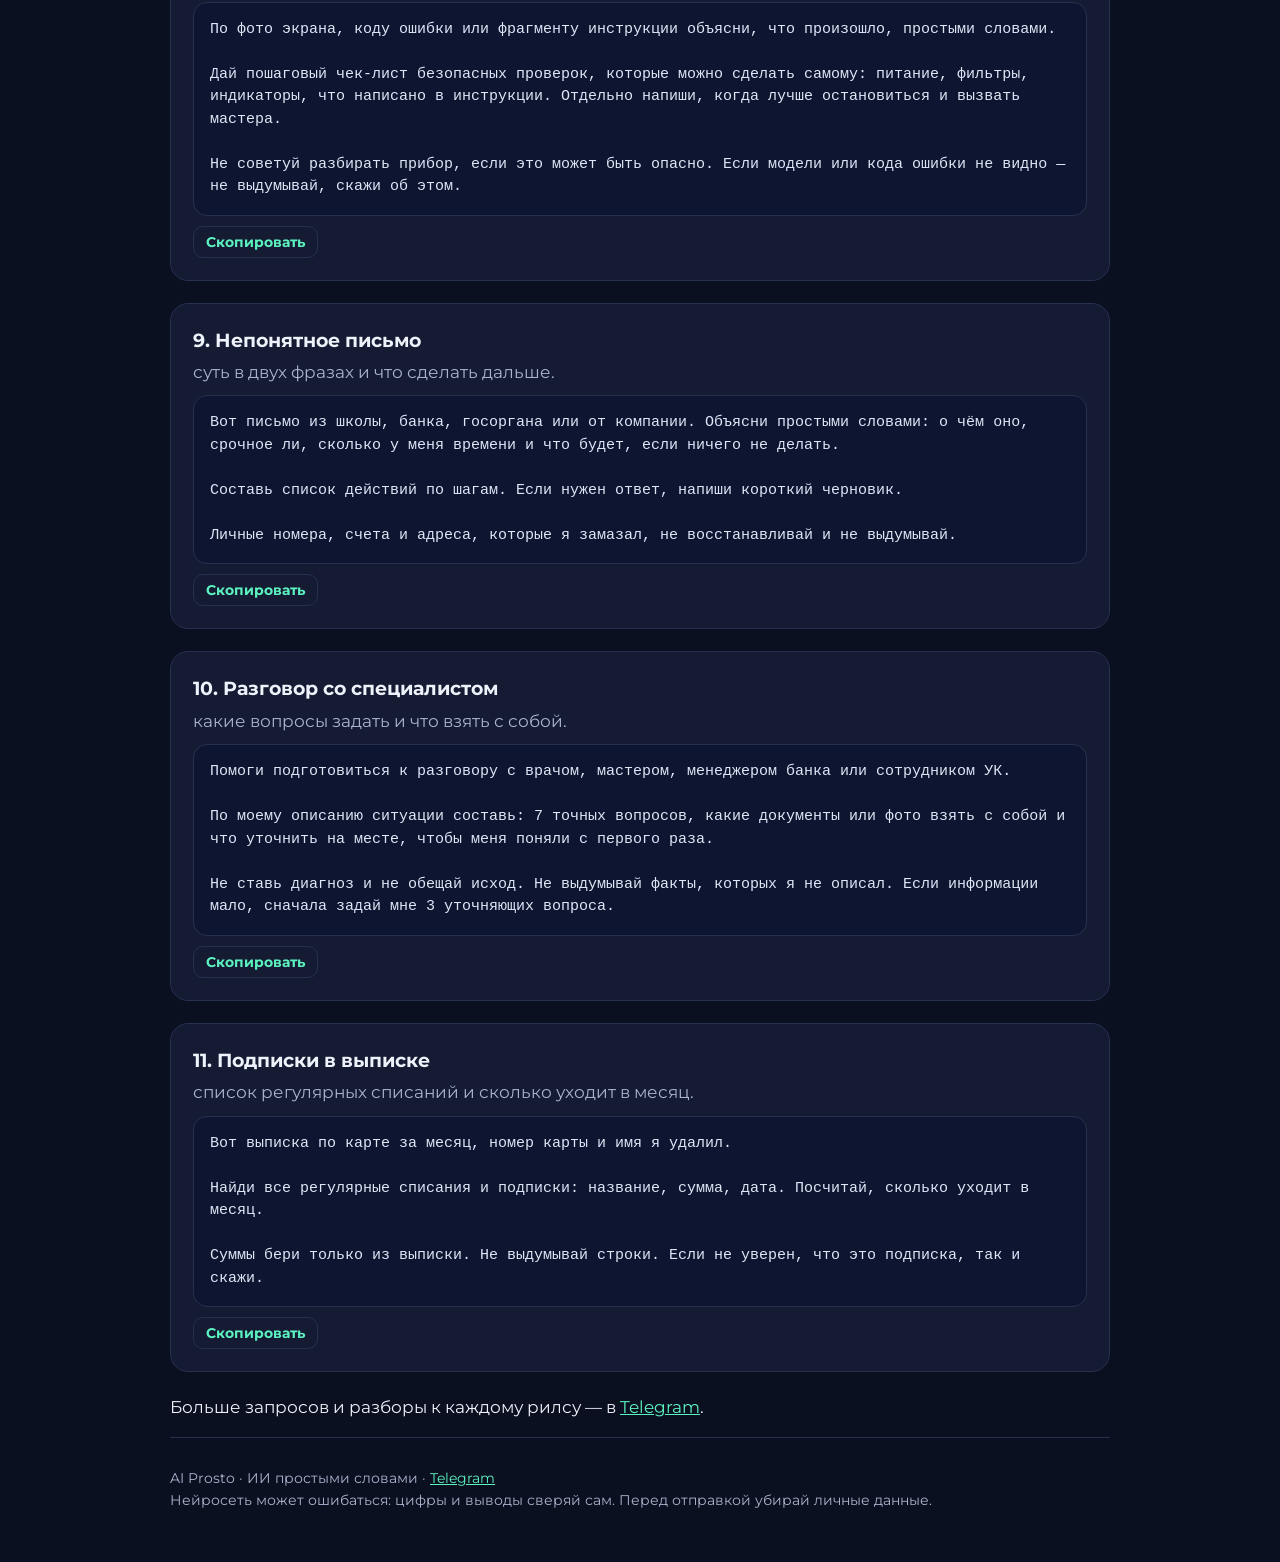
<file: docs/free/11-zaprosov.html>
<!doctype html>
<html lang="ru">
<head>
<meta charset="utf-8">
<meta name="viewport" content="width=device-width, initial-scale=1">
<title>11 запросов к нейросети для быта — AI Prosto</title>
<meta name="description" content="Бесплатно: 11 готовых запросов для квитанций, чеков, договоров и писем.">
<link rel="preconnect" href="https://fonts.googleapis.com">
<link href="https://fonts.googleapis.com/css2?family=Montserrat:wght@500;600;700;800;900&display=swap" rel="stylesheet">
<link rel="stylesheet" href="../style.css">
</head>
<body>
<div class="wrap">
<header>
  <a class="logo" href=".././">AI <b>Prosto</b></a>
  <nav><a href="../prompts.html">Запросы</a><a href="../#guides">Гайды</a><a href="https://t.me/about_ai_easy?utm_source=site&utm_medium=free11&utm_campaign=ai_prosto">Telegram</a></nav>
</header>
<h1 style="font-size:36px;margin:10px 0 6px">11 запросов к нейросети для быта</h1>
<p style="color:var(--muted)">Скопируй запрос целиком, прикрепи фото или вставь текст. На выходе будет чек-лист, готовое письмо или что проверить сегодня — не просто пересказ «что умеет ИИ».</p>
<p style="color:var(--muted)">Перед отправкой замажь на фото ФИО, адрес, лицевой счёт, номер карты и паспорт. Цифры и выводы всегда сверяй сам: нейросеть может ошибиться.</p>
<p><a class="btn alt" href="AI-Prosto-11-zaprosov.pdf">Скачать PDF</a></p>
<div class="lib-item card"><h3>1. Квитанция ЖКХ</h3><p>какие строки проверить и готовые вопросы в УК.</p><div class="prompt" id="q1">Разбери квитанцию ЖКХ на фото. Объясни простыми словами, за что я плачу по каждой видимой строке.

Отдельно проверь отопление: сходится ли сумма с формулой «объём в Гкал × тариф». Если есть перерасчёт, напиши прямо: это доплата к оплате или возврат, и почему так думаешь.

Составь чек-лист из 3–5 пунктов, что сверить с сайтом управляющей компании или с самой квитанцией. Если цифры на фото не читаются или данных не хватает — не выдумывай, напиши «неясно».

В конце дай 3 коротких вежливых вопроса в УК.</div><button class="copy" data-for="q1">Скопировать</button></div>
<div class="lib-item card"><h3>2. Письмо в управляющую компанию</h3><p>готовый текст, который можно отправить.</p><div class="prompt" id="q2">По этой квитанции или ситуации напиши короткое вежливое письмо в управляющую компанию.

В письме укажи: что именно неясно или не сходится, какие цифры я прошу пояснить и что хочу получить в ответ. Без угроз и канцелярита, на «вы».

Данные, которых нет, оставь в квадратных скобках, чтобы я подставил их сам. Не выдумывай суммы, даты и номер лицевого счёта.</div><button class="copy" data-for="q2">Скопировать</button></div>
<div class="lib-item card"><h3>3. Чек из магазина</h3><p>на что ушли деньги и какие позиции перепроверить.</p><div class="prompt" id="q3">Разбери чек на фото. Сгруппируй покупки по категориям и посчитай сумму каждой, если цифры видны.

Отметь странные или повторяющиеся позиции, слишком дорогие товары и то, что стоит перепроверить в магазине или в приложении.

Дай короткий чек-лист: что сверить с ценниками. Цены, которых не видно, не выдумывай.</div><button class="copy" data-for="q3">Скопировать</button></div>
<div class="lib-item card"><h3>4. Договор или оферта</h3><p>на какие пункты посмотреть до подписи.</p><div class="prompt" id="q4">Прочитай договор или оферту. Объясни простыми словами: что я обещаю, как можно отказаться, какие есть штрафы, автопродление, скрытые платежи и что будет, если я передумаю.

Составь чек-лист «на что смотреть до подписи» из 5–7 пунктов и 3 вопроса, которые задать компании.

Это не юридическая консультация: не решай за меня, ставить подпись или нет. Только объяснение и на что обратить внимание. Если текст обрезан или чего-то не видно — не выдумывай, напиши «неясно».</div><button class="copy" data-for="q4">Скопировать</button></div>
<div class="lib-item card"><h3>5. Холодильник</h3><p>что приготовить в ближайшие дни, чтобы продукты не пропали.</p><div class="prompt" id="q5">По фото холодильника или списку продуктов составь план еды на 2–3 дня из того, что уже есть.

Сначала перечисли, что стоит съесть раньше всего. Предложи 4–6 простых блюд без редких ингредиентов. Отдельно напиши короткий список докупить — только если без этого никак.

Если продукт не распознан, не выдумывай и не угадывай.</div><button class="copy" data-for="q5">Скопировать</button></div>
<div class="lib-item card"><h3>6. Меню или состав на упаковке</h3><p>понятное объяснение и на что обратить внимание.</p><div class="prompt" id="q6">По фото меню или упаковки объясни простыми словами состав и основные аллергены, если они указаны.

Если это меню, предложи 2 более простые и сытные позиции и отметь 1 неясную или подозрительно дорогую. Если это продукт, напиши, чего в нём много — сахар, соль, добавки — только по тому, что видно на этикетке.

Не ставь медицинских диагнозов и не выдумывай состав.</div><button class="copy" data-for="q6">Скопировать</button></div>
<div class="lib-item card"><h3>7. Возврат или претензия</h3><p>готовый спокойный текст продавцу или службе доставки.</p><div class="prompt" id="q7">Напиши короткое сообщение о возврате, обмене или претензии.

Укажи: что заказал, что не так, чего я прошу (возврат, замена, перерасчёт) и в какой срок жду ответ. Спокойный тон, без оскорблений. Недостающие данные оставь в квадратных скобках.

В конце дай чек-лист, что приложить: фото, чек, номер заказа. Номер заказа, суммы и даты, которых я не написал, не выдумывай.</div><button class="copy" data-for="q7">Скопировать</button></div>
<div class="lib-item card"><h3>8. Сломалась техника</h3><p>что проверить самому до вызова мастера.</p><div class="prompt" id="q8">По фото экрана, коду ошибки или фрагменту инструкции объясни, что произошло, простыми словами.

Дай пошаговый чек-лист безопасных проверок, которые можно сделать самому: питание, фильтры, индикаторы, что написано в инструкции. Отдельно напиши, когда лучше остановиться и вызвать мастера.

Не советуй разбирать прибор, если это может быть опасно. Если модели или кода ошибки не видно — не выдумывай, скажи об этом.</div><button class="copy" data-for="q8">Скопировать</button></div>
<div class="lib-item card"><h3>9. Непонятное письмо</h3><p>суть в двух фразах и что сделать дальше.</p><div class="prompt" id="q9">Вот письмо из школы, банка, госоргана или от компании. Объясни простыми словами: о чём оно, срочное ли, сколько у меня времени и что будет, если ничего не делать.

Составь список действий по шагам. Если нужен ответ, напиши короткий черновик.

Личные номера, счета и адреса, которые я замазал, не восстанавливай и не выдумывай.</div><button class="copy" data-for="q9">Скопировать</button></div>
<div class="lib-item card"><h3>10. Разговор со специалистом</h3><p>какие вопросы задать и что взять с собой.</p><div class="prompt" id="q10">Помоги подготовиться к разговору с врачом, мастером, менеджером банка или сотрудником УК.

По моему описанию ситуации составь: 7 точных вопросов, какие документы или фото взять с собой и что уточнить на месте, чтобы меня поняли с первого раза.

Не ставь диагноз и не обещай исход. Не выдумывай факты, которых я не описал. Если информации мало, сначала задай мне 3 уточняющих вопроса.</div><button class="copy" data-for="q10">Скопировать</button></div>
<div class="lib-item card"><h3>11. Подписки в выписке</h3><p>список регулярных списаний и сколько уходит в месяц.</p><div class="prompt" id="q11">Вот выписка по карте за месяц, номер карты и имя я удалил.

Найди все регулярные списания и подписки: название, сумма, дата. Посчитай, сколько уходит в месяц.

Суммы бери только из выписки. Не выдумывай строки. Если не уверен, что это подписка, так и скажи.</div><button class="copy" data-for="q11">Скопировать</button></div>
<p>Больше запросов и разборы к каждому рилсу — в <a href="https://t.me/about_ai_easy?utm_source=site&utm_medium=free11&utm_campaign=ai_prosto">Telegram</a>.</p><footer>
  AI Prosto · ИИ простыми словами · <a href="https://t.me/about_ai_easy?utm_source=site&utm_medium=free11&utm_campaign=ai_prosto">Telegram</a><br>
  Нейросеть может ошибаться: цифры и выводы сверяй сам. Перед отправкой убирай личные данные.
</footer>
</div>
<script>
for (const b of document.querySelectorAll('.copy')) b.onclick = () => {
  navigator.clipboard.writeText(document.getElementById(b.dataset.for).innerText);
  b.textContent = 'Скопировано'; setTimeout(() => b.textContent = 'Скопировать', 1500);
};
const f = document.querySelector('.filter');
if (f) f.oninput = () => { const q = f.value.toLowerCase();
  for (const it of document.querySelectorAll('.lib-item')) it.style.display = it.innerText.toLowerCase().includes(q) ? '' : 'none'; };
</script>
</body>
</html>
</file>
<file: docs/style.css>
:root { --bg: #0B1020; --card: #141B33; --line: #26304F; --mint: #5CF2C0; --lime: #B6F22C; --text: #EEF2FA; --muted: #A9B3CC; }
* { box-sizing: border-box; }
html { scroll-behavior: smooth; }
body { margin: 0; background: var(--bg); color: var(--text); font: 17px/1.55 Montserrat, system-ui, -apple-system, "Segoe UI", sans-serif; }
a { color: var(--mint); }
.wrap { max-width: 980px; margin: 0 auto; padding: 0 20px; }
header { display: flex; align-items: center; justify-content: space-between; padding: 18px 0; }
.logo { font-weight: 900; letter-spacing: .5px; color: var(--text); text-decoration: none; font-size: 19px; }
.logo b { color: var(--mint); }
nav a { color: var(--muted); text-decoration: none; margin-left: 18px; font-weight: 600; font-size: 15px; }
nav a:hover { color: var(--text); }
.hero { display: grid; grid-template-columns: 1.4fr 1fr; gap: 28px; align-items: center; padding: 30px 0 46px; }
.hero h1 { font-size: 46px; line-height: 1.08; margin: 0 0 16px; font-weight: 900; }
.hero h1 em { font-style: normal; color: var(--mint); }
.hero p.lead { font-size: 19px; color: var(--muted); margin: 0 0 26px; }
.hero img { width: 100%; max-width: 340px; justify-self: center; }
.btn { display: inline-block; padding: 15px 24px; border-radius: 14px; font-weight: 800; text-decoration: none; margin: 0 10px 10px 0; }
.btn.main { background: var(--mint); color: #08121A; }
.btn.alt { border: 2px solid var(--line); color: var(--text); }
.btn.main:hover { filter: brightness(1.08); }
section { padding: 40px 0; border-top: 1px solid var(--line); }
h2 { font-size: 32px; margin: 0 0 10px; font-weight: 900; }
h2 + p { color: var(--muted); margin-top: 0; }
.grid { display: grid; grid-template-columns: repeat(auto-fit, minmax(260px, 1fr)); gap: 16px; margin-top: 22px; }
.card { background: var(--card); border: 1px solid var(--line); border-radius: 18px; padding: 22px; }
.card h3 { margin: 0 0 8px; font-size: 20px; }
.card p { margin: 0 0 10px; color: var(--muted); }
.card .tag { display: inline-block; font-size: 13px; font-weight: 800; padding: 4px 10px; border-radius: 8px; background: #1F2A4A; color: var(--mint); margin-bottom: 10px; }
.card .tag.free { background: var(--mint); color: #08121A; }
.price { font-size: 24px; font-weight: 900; margin: 6px 0 12px; }
.price small { font-size: 14px; color: var(--muted); font-weight: 600; }
.ba { display: grid; grid-template-columns: 1fr 1fr; gap: 16px; margin-top: 20px; }
.ba .card h3 { color: var(--mint); font-size: 15px; text-transform: uppercase; letter-spacing: 1px; }
pre, .prompt { background: #0E1530; border: 1px solid var(--line); border-radius: 14px; padding: 16px; white-space: pre-wrap; font: 15px/1.5 ui-monospace, Consolas, monospace; color: #DDE6F5; margin: 10px 0; }
.copy { cursor: pointer; background: none; border: 1px solid var(--line); color: var(--mint); border-radius: 10px; padding: 6px 12px; font: 700 14px Montserrat, sans-serif; }
.steps { counter-reset: s; list-style: none; padding: 0; display: grid; grid-template-columns: repeat(auto-fit, minmax(220px, 1fr)); gap: 16px; }
.steps li { background: var(--card); border: 1px solid var(--line); border-radius: 18px; padding: 20px 20px 20px 62px; position: relative; }
.steps li::before { counter-increment: s; content: counter(s); position: absolute; left: 18px; top: 18px; width: 32px; height: 32px; border-radius: 50%; background: var(--mint); color: #08121A; font-weight: 900; display: grid; place-items: center; }
details { background: var(--card); border: 1px solid var(--line); border-radius: 14px; padding: 14px 18px; margin: 10px 0; }
summary { cursor: pointer; font-weight: 800; }
details p { color: var(--muted); margin: 10px 0 0; }
footer { padding: 30px 0 50px; color: var(--muted); font-size: 14px; border-top: 1px solid var(--line); }
.lib-item { margin: 0 0 22px; }
.lib-item h3 { margin: 0 0 4px; font-size: 19px; }
.lib-item .meta { color: var(--muted); font-size: 14px; }
.filter { width: 100%; padding: 14px 16px; border-radius: 14px; border: 1px solid var(--line); background: var(--card); color: var(--text); font: 16px Montserrat, sans-serif; margin: 10px 0 24px; }
@media (max-width: 720px) {
  .hero { grid-template-columns: 1fr; padding-top: 10px; }
  .hero img { max-width: 200px; order: -1; }
  .hero h1 { font-size: 34px; }
  .ba { grid-template-columns: 1fr; }
  nav a { margin-left: 12px; font-size: 14px; }
  h2 { font-size: 26px; }
}
</file>
